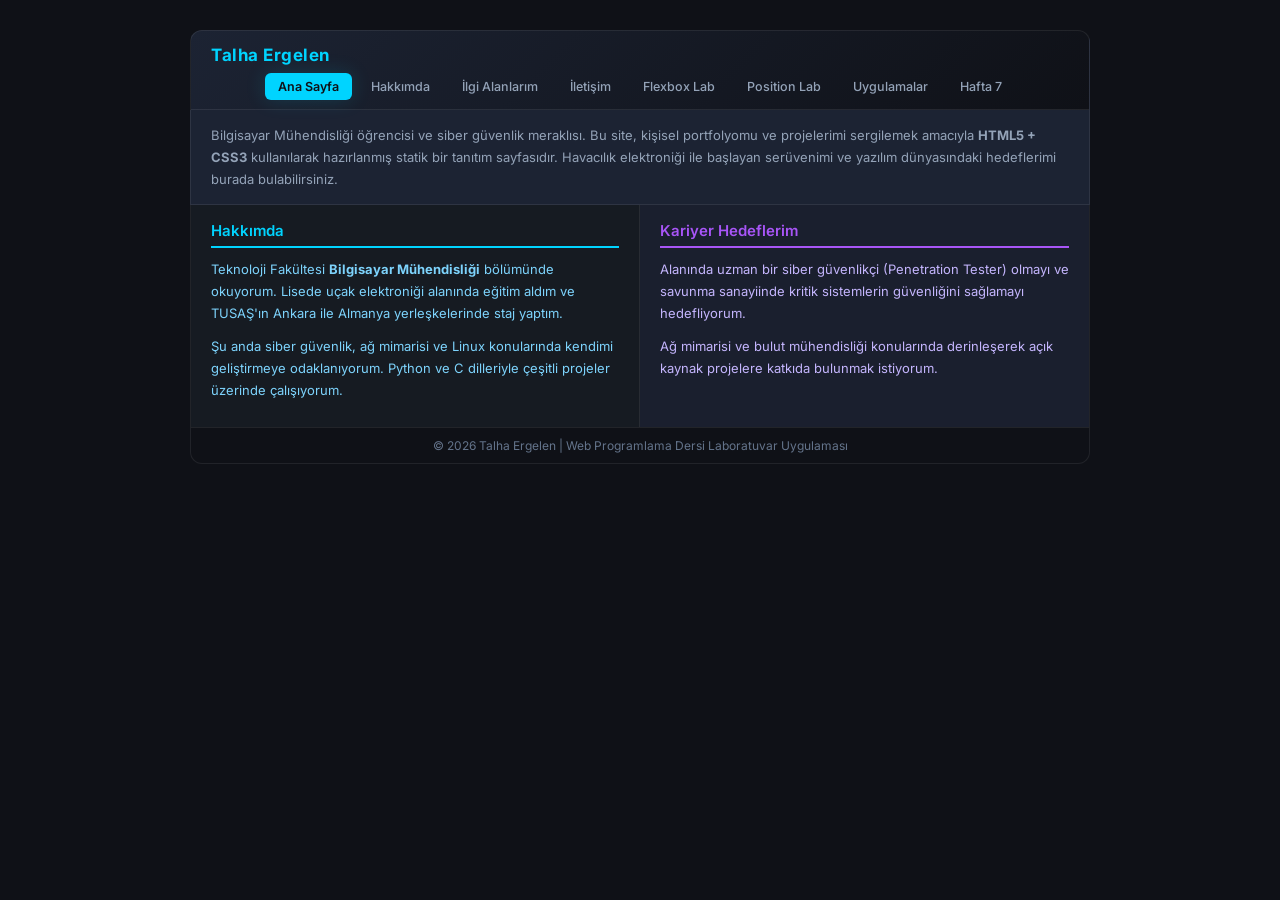
<file: index.html>
<!DOCTYPE html>
<html lang="tr">

<head>
    <meta charset="UTF-8">
    <meta name="viewport" content="width=device-width, initial-scale=1.0">
    <title>Talha Ergelen - Ana Sayfa</title>
    <link rel="preconnect" href="https://fonts.googleapis.com">
    <link rel="preconnect" href="https://fonts.gstatic.com" crossorigin>
    <link href="https://fonts.googleapis.com/css2?family=Inter:wght@300;400;500;600;700&display=swap" rel="stylesheet">
    <link rel="stylesheet" href="styles/styles.css">
</head>

<body>

    <div class="wrapper">

        <header>
            <h1>Talha Ergelen</h1>
            <nav>
                <ul>
                    <li><a href="index.html" class="active">Ana Sayfa</a></li>
                    <li><a href="about.html">Hakkımda</a></li>
                    <li><a href="interests.html">İlgi Alanlarım</a></li>
                    <li><a href="contact.html">İletişim</a></li>
                    <li><a href="flexbox.html">Flexbox Lab</a></li>
                    <li><a href="lab-position.html">Position Lab</a></li>
                    <li><a href="uygulamalar.html">Uygulamalar</a></li>
                    <li><a href="hafta7.html">Hafta 7</a></li>
                </ul>
            </nav>
        </header>

        <div class="banner">
            <p>Bilgisayar Mühendisliği öğrencisi ve siber güvenlik meraklısı. Bu site, kişisel portfolyomu ve
                projelerimi sergilemek amacıyla <strong>HTML5 + CSS3</strong> kullanılarak hazırlanmış statik bir
                tanıtım sayfasıdır. Havacılık elektroniği ile başlayan serüvenimi ve yazılım dünyasındaki hedeflerimi
                burada bulabilirsiniz.</p>
        </div>

        <div class="content">
            <main>
                <h2>Hakkımda</h2>
                <p>Teknoloji Fakültesi <strong>Bilgisayar Mühendisliği</strong> bölümünde okuyorum. Lisede uçak
                    elektroniği alanında eğitim aldım ve TUSAŞ'ın Ankara ile Almanya yerleşkelerinde staj yaptım.</p>
                <p>Şu anda siber güvenlik, ağ mimarisi ve Linux konularında kendimi geliştirmeye odaklanıyorum. Python
                    ve C dilleriyle çeşitli projeler üzerinde çalışıyorum.</p>
            </main>

            <aside>
                <h2>Kariyer Hedeflerim</h2>
                <p>Alanında uzman bir siber güvenlikçi (Penetration Tester) olmayı ve savunma sanayiinde kritik
                    sistemlerin güvenliğini sağlamayı hedefliyorum.</p>
                <p>Ağ mimarisi ve bulut mühendisliği konularında derinleşerek açık kaynak projelere katkıda bulunmak
                    istiyorum.</p>
            </aside>
        </div>

        <footer>
            <p>&copy; 2026 Talha Ergelen | Web Programlama Dersi Laboratuvar Uygulaması</p>
        </footer>

    </div>

</body>

</html>
</file>
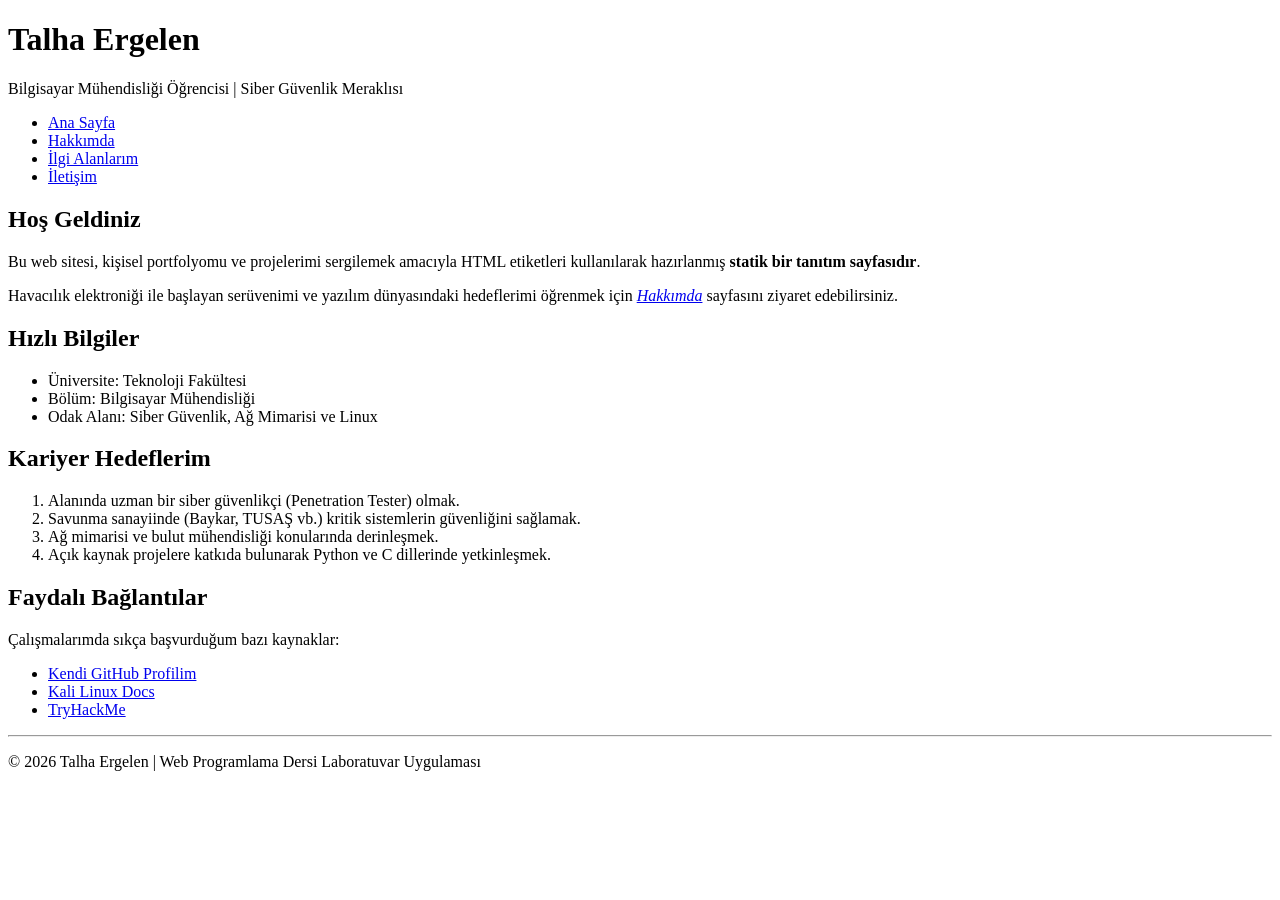
<file: styles/index.html>
<!DOCTYPE html>
<html lang="tr">
<head>
    <meta charset="UTF-8">
    <title>Ana Sayfa - Talha Ergelen</title>
</head>
<body>
    <header>
        <h1>Talha Ergelen</h1>
        <p>Bilgisayar Mühendisliği Öğrencisi | Siber Güvenlik Meraklısı</p>
    </header>

    <nav>
        <ul>
            <li><a href="index.html">Ana Sayfa</a></li>
            <li><a href="about.html">Hakkımda</a></li>
            <li><a href="interests.html">İlgi Alanlarım</a></li>
            <li><a href="contact.html">İletişim</a></li>
        </ul>
    </nav>

    <main>
        <h2>Hoş Geldiniz</h2>
        <p>Bu web sitesi, kişisel portfolyomu ve projelerimi sergilemek amacıyla HTML etiketleri kullanılarak hazırlanmış <strong>statik bir tanıtım sayfasıdır</strong>.</p>
        <p>Havacılık elektroniği ile başlayan serüvenimi ve yazılım dünyasındaki hedeflerimi öğrenmek için <a href="about.html"><em>Hakkımda</em></a> sayfasını ziyaret edebilirsiniz.</p>

        <h2>Hızlı Bilgiler</h2>
        <ul>
            <li>Üniversite: Teknoloji Fakültesi</li>
            <li>Bölüm: Bilgisayar Mühendisliği</li>
            <li>Odak Alanı: Siber Güvenlik, Ağ Mimarisi ve Linux</li>
        </ul>

        <h2 id="hedeflerim">Kariyer Hedeflerim</h2>
        <ol>
            <li>Alanında uzman bir siber güvenlikçi (Penetration Tester) olmak.</li>
            <li>Savunma sanayiinde (Baykar, TUSAŞ vb.) kritik sistemlerin güvenliğini sağlamak.</li>
            <li>Ağ mimarisi ve bulut mühendisliği konularında derinleşmek.</li>
            <li>Açık kaynak projelere katkıda bulunarak Python ve C dillerinde yetkinleşmek.</li>
        </ol>

        <h2>Faydalı Bağlantılar</h2>
        <p>Çalışmalarımda sıkça başvurduğum bazı kaynaklar:</p>
        <ul>
            <li><a href="https://github.com/talhaergelen" target="_blank">Kendi GitHub Profilim</a></li>
            <li><a href="https://www.kali.org/" target="_blank">Kali Linux Docs</a></li>
            <li><a href="https://tryhackme.com/" target="_blank">TryHackMe</a></li>
        </ul>
    </main>

    <footer>
        <hr>
        <p>&copy; 2026 Talha Ergelen | Web Programlama Dersi Laboratuvar Uygulaması</p>
    </footer>
</body>
</html>
</file>
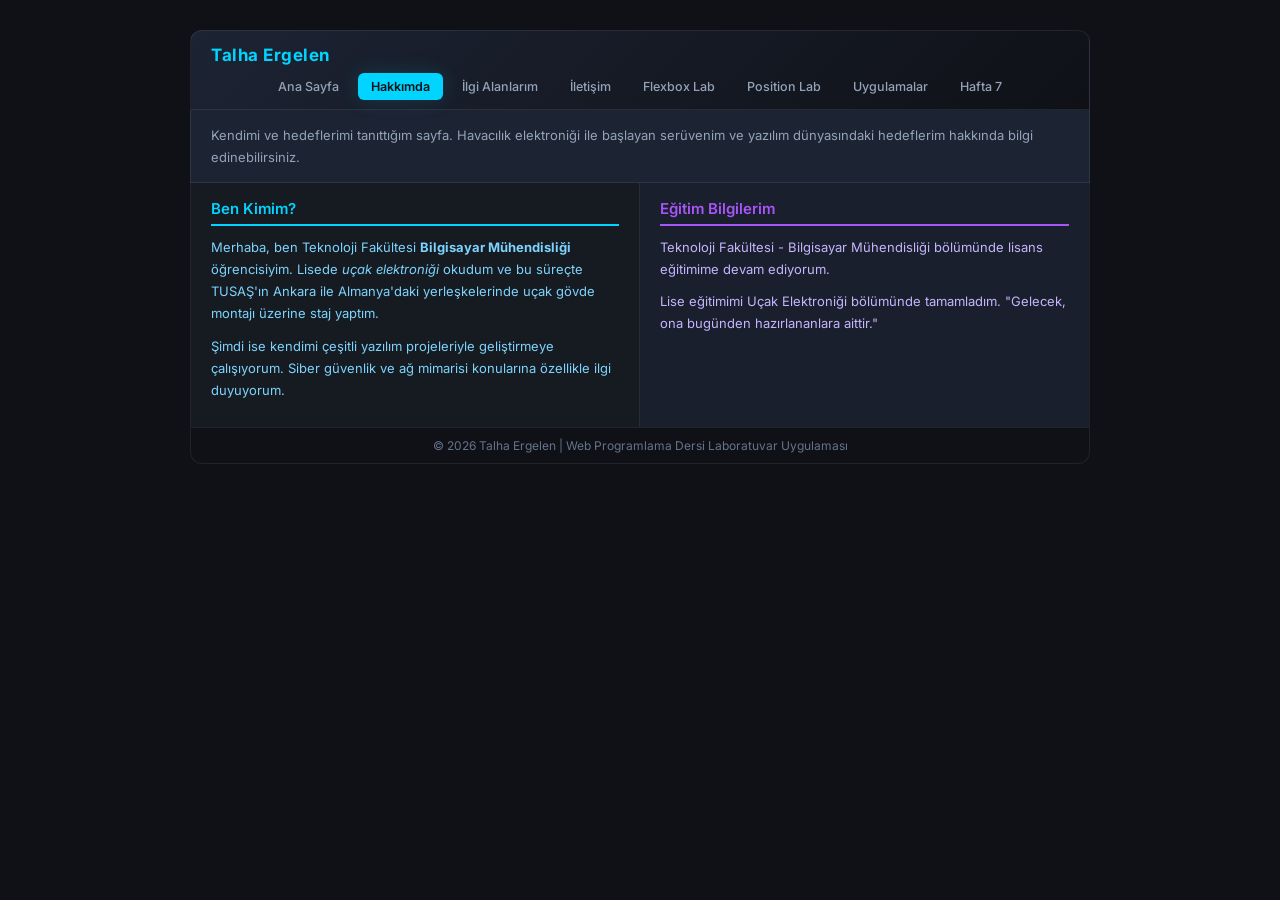
<file: about.html>
<!DOCTYPE html>
<html lang="tr">

<head>
    <meta charset="UTF-8">
    <meta name="viewport" content="width=device-width, initial-scale=1.0">
    <title>Hakkımda - Talha Ergelen</title>
    <link rel="preconnect" href="https://fonts.googleapis.com">
    <link rel="preconnect" href="https://fonts.gstatic.com" crossorigin>
    <link href="https://fonts.googleapis.com/css2?family=Inter:wght@300;400;500;600;700&display=swap" rel="stylesheet">
    <link rel="stylesheet" href="styles/styles.css">
</head>

<body>

    <div class="wrapper">

        <header>
            <h1>Talha Ergelen</h1>
            <nav>
                <ul>
                    <li><a href="index.html">Ana Sayfa</a></li>
                    <li><a href="about.html" class="active">Hakkımda</a></li>
                    <li><a href="interests.html">İlgi Alanlarım</a></li>
                    <li><a href="contact.html">İletişim</a></li>
                    <li><a href="flexbox.html">Flexbox Lab</a></li>
                    <li><a href="lab-position.html">Position Lab</a></li>
                    <li><a href="uygulamalar.html">Uygulamalar</a></li>
                    <li><a href="hafta7.html">Hafta 7</a></li>
                </ul>
            </nav>
        </header>

        <div class="banner">
            <p>Kendimi ve hedeflerimi tanıttığım sayfa. Havacılık elektroniği ile başlayan serüvenim ve yazılım
                dünyasındaki hedeflerim hakkında bilgi edinebilirsiniz.</p>
        </div>

        <div class="content">
            <main>
                <h2>Ben Kimim?</h2>
                <p>Merhaba, ben Teknoloji Fakültesi <strong>Bilgisayar Mühendisliği</strong> öğrencisiyim. Lisede
                    <em>uçak elektroniği</em> okudum ve bu süreçte TUSAŞ'ın Ankara ile Almanya'daki yerleşkelerinde uçak
                    gövde montajı üzerine staj yaptım.
                </p>
                <p>Şimdi ise kendimi çeşitli yazılım projeleriyle geliştirmeye çalışıyorum. Siber güvenlik ve ağ
                    mimarisi konularına özellikle ilgi duyuyorum.</p>
            </main>

            <aside>
                <h2>Eğitim Bilgilerim</h2>
                <p>Teknoloji Fakültesi - Bilgisayar Mühendisliği bölümünde lisans eğitimime devam ediyorum.</p>
                <p>Lise eğitimimi Uçak Elektroniği bölümünde tamamladım. "Gelecek, ona bugünden hazırlananlara aittir."
                </p>
            </aside>
        </div>

        <footer>
            <p>&copy; 2026 Talha Ergelen | Web Programlama Dersi Laboratuvar Uygulaması</p>
        </footer>

    </div>

</body>

</html>
</file>
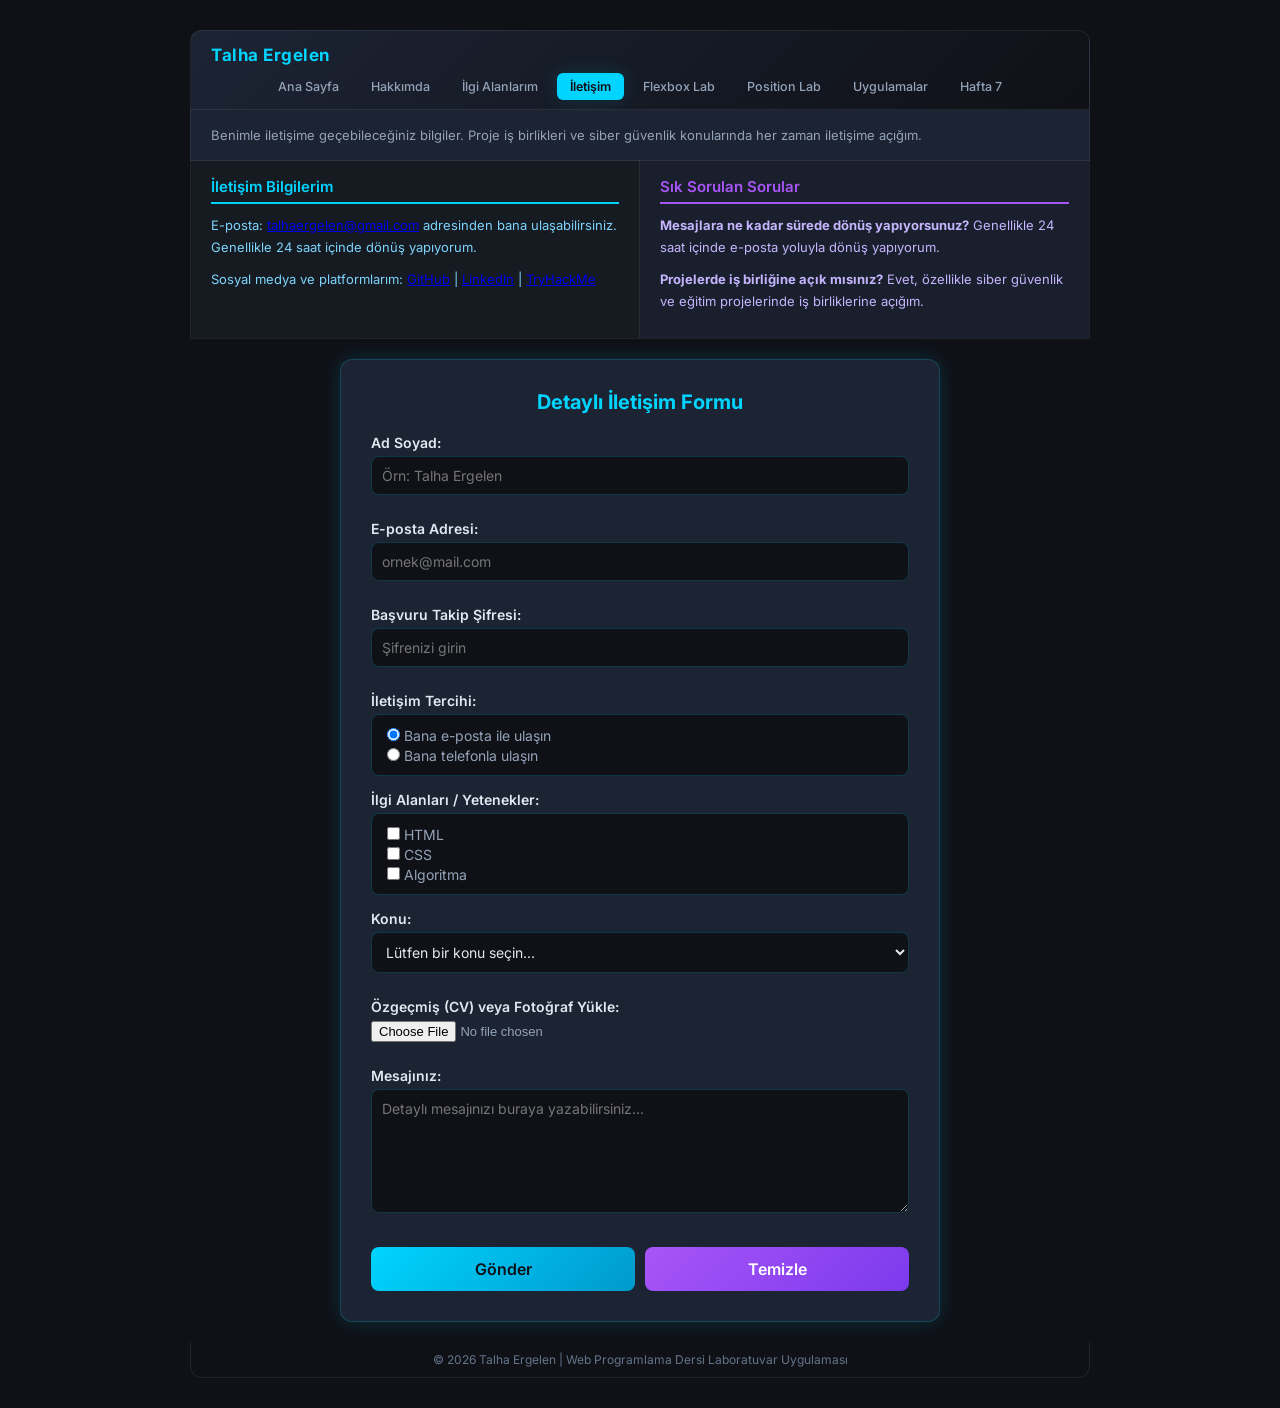
<file: contact.html>
<!DOCTYPE html>
<html lang="tr">

<head>
    <meta charset="UTF-8">
    <meta name="viewport" content="width=device-width, initial-scale=1.0">
    <title>İletişim - Talha Ergelen</title>
    <link rel="preconnect" href="https://fonts.googleapis.com">
    <link rel="preconnect" href="https://fonts.gstatic.com" crossorigin>
    <link href="https://fonts.googleapis.com/css2?family=Inter:wght@300;400;500;600;700&display=swap" rel="stylesheet">
    <link rel="stylesheet" href="styles/styles.css">
</head>

<body>

    <div class="wrapper">

        <header>
            <h1>Talha Ergelen</h1>
            <nav>
                <ul>
                    <li><a href="index.html">Ana Sayfa</a></li>
                    <li><a href="about.html">Hakkımda</a></li>
                    <li><a href="interests.html">İlgi Alanlarım</a></li>
                    <li><a href="contact.html" class="active">İletişim</a></li>
                    <li><a href="flexbox.html">Flexbox Lab</a></li>
                    <li><a href="lab-position.html">Position Lab</a></li>
                    <li><a href="uygulamalar.html">Uygulamalar</a></li>
                    <li><a href="hafta7.html">Hafta 7</a></li>
                </ul>
            </nav>
        </header>

        <div class="banner">
            <p>Benimle iletişime geçebileceğiniz bilgiler. Proje iş birlikleri ve siber güvenlik konularında her zaman
                iletişime açığım.</p>
        </div>

        <div class="content">
            <main>
                <h2>İletişim Bilgilerim</h2>
                <p>E-posta: <a href="mailto:talhaergelen@gmail.com">talhaergelen@gmail.com</a> adresinden bana
                    ulaşabilirsiniz. Genellikle 24 saat içinde dönüş yapıyorum.</p>
                <p>Sosyal medya ve platformlarım: <a href="https://github.com/talhaergelen" target="_blank">GitHub</a> |
                    <a href="https://www.linkedin.com/in/talha-ergelen-2027a4295/" target="_blank">LinkedIn</a> | <a
                        href="https://tryhackme.com/" target="_blank">TryHackMe</a>
                </p>
            </main>

            <aside>
                <h2>Sık Sorulan Sorular</h2>
                <p><strong>Mesajlara ne kadar sürede dönüş yapıyorsunuz?</strong> Genellikle 24 saat içinde e-posta
                    yoluyla dönüş yapıyorum.</p>
                <p><strong>Projelerde iş birliğine açık mısınız?</strong> Evet, özellikle siber güvenlik ve eğitim
                    projelerinde iş birliklerine açığım.</p>
            </aside>
        </div>

        <!-- ========== İLETİŞİM FORMU ========== -->
        <div class="contact-container">
            <h2>Detaylı İletişim Formu</h2>

            <form>
                <!-- Ad Soyad -->
                <label for="adSoyad">Ad Soyad:</label>
                <input type="text" id="adSoyad" name="adSoyad" placeholder="Örn: Talha Ergelen">

                <!-- E-posta -->
                <label for="eposta">E-posta Adresi:</label>
                <input type="email" id="eposta" name="eposta" placeholder="ornek@mail.com">

                <!-- Başvuru Takip Şifresi -->
                <label for="sifre">Başvuru Takip Şifresi:</label>
                <input type="password" id="sifre" name="sifre" placeholder="Şifrenizi girin">

                <!-- İletişim Tercihi (radio) -->
                <label>İletişim Tercihi:</label>
                <div class="radio-group">
                    <input type="radio" id="emailTercih" name="iletisimTercih" value="email" checked>
                    <label for="emailTercih">Bana e-posta ile ulaşın</label>
                    <br>
                    <input type="radio" id="telTercih" name="iletisimTercih" value="telefon">
                    <label for="telTercih">Bana telefonla ulaşın</label>
                </div>

                <!-- İlgi Alanları (checkbox) -->
                <label>İlgi Alanları / Yetenekler:</label>
                <div class="checkbox-group">
                    <input type="checkbox" id="htmlCheck" name="yetenekler" value="html">
                    <label for="htmlCheck">HTML</label>
                    <br>
                    <input type="checkbox" id="cssCheck" name="yetenekler" value="css">
                    <label for="cssCheck">CSS</label>
                    <br>
                    <input type="checkbox" id="algoCheck" name="yetenekler" value="algoritma">
                    <label for="algoCheck">Algoritma</label>
                </div>

                <!-- Konu (select) -->
                <label for="konu">Konu:</label>
                <select id="konu" name="konu">
                    <option value="" disabled selected>Lütfen bir konu seçin...</option>
                    <option value="isTeklifi">İş Teklifi</option>
                    <option value="soru">Soru</option>
                    <option value="geriBildirim">Geri Bildirim</option>
                </select>

                <!-- Dosya Yükleme -->
                <label for="dosya">Özgeçmiş (CV) veya Fotoğraf Yükle:</label>
                <input type="file" id="dosya" name="dosya">

                <!-- Mesaj (textarea) -->
                <label for="mesaj">Mesajınız:</label>
                <textarea id="mesaj" name="mesaj" rows="6"
                    placeholder="Detaylı mesajınızı buraya yazabilirsiniz..."></textarea>

                <!-- Butonlar -->
                <div class="button-group">
                    <button type="submit" class="btn-gonder">Gönder</button>
                    <button type="reset" class="btn-temizle">Temizle</button>
                </div>
            </form>
        </div>

        <footer>
            <p>&copy; 2026 Talha Ergelen | Web Programlama Dersi Laboratuvar Uygulaması</p>
        </footer>

    </div>

</body>

</html>
</file>
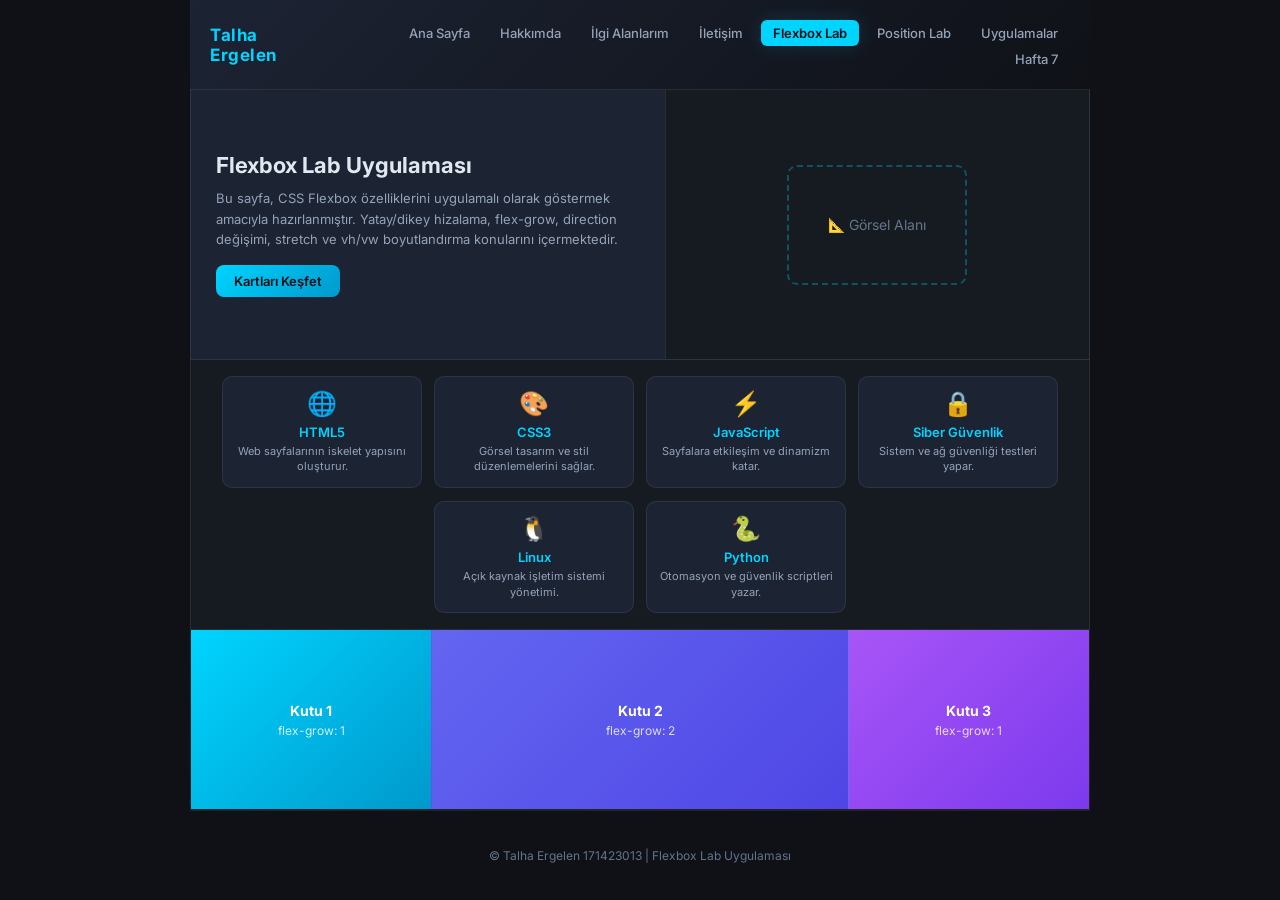
<file: flexbox.html>
<!DOCTYPE html>
<html lang="tr">

<head>
    <meta charset="UTF-8">
    <meta name="viewport" content="width=device-width, initial-scale=1.0">
    <title>Flexbox Lab - Talha Ergelen</title>
    <link rel="preconnect" href="https://fonts.googleapis.com">
    <link rel="preconnect" href="https://fonts.gstatic.com" crossorigin>
    <link href="https://fonts.googleapis.com/css2?family=Inter:wght@300;400;500;600;700&display=swap" rel="stylesheet">
    <link rel="stylesheet" href="styles/flexbox.css">
</head>

<body>

    <!-- ===== ANA WRAPPER: 100vh, flex, column ===== -->
    <div class="flex-wrapper">

        <!-- ===== 1) NAVBAR: 10vh ===== -->
        <nav class="flex-navbar">
            <div class="logo">Talha Ergelen</div>
            <ul class="nav-links">
                <li><a href="index.html">Ana Sayfa</a></li>
                <li><a href="about.html">Hakkımda</a></li>
                <li><a href="interests.html">İlgi Alanlarım</a></li>
                <li><a href="contact.html">İletişim</a></li>
                <li><a href="flexbox.html" class="active">Flexbox Lab</a></li>
                <li><a href="lab-position.html">Position Lab</a></li>
                <li><a href="uygulamalar.html">Uygulamalar</a></li>
                <li><a href="hafta7.html">Hafta 7</a></li>
            </ul>
        </nav>

        <!-- ===== 2) HERO: 30vh ===== -->
        <section class="flex-hero">
            <div class="hero-text">
                <h1>Flexbox Lab Uygulaması</h1>
                <p>Bu sayfa, CSS Flexbox özelliklerini uygulamalı olarak göstermek amacıyla hazırlanmıştır.
                    Yatay/dikey hizalama, flex-grow, direction değişimi, stretch ve vh/vw boyutlandırma
                    konularını içermektedir.</p>
                <a href="#kartlar" class="hero-btn">Kartları Keşfet</a>
            </div>
            <div class="hero-image">
                <div class="placeholder-box">
                    📐 Görsel Alanı
                </div>
            </div>
        </section>

        <!-- ===== 3) KARTLAR: 30vh ===== -->
        <section class="flex-cards" id="kartlar">
            <div class="card">
                <div class="card-icon">🌐</div>
                <h3>HTML5</h3>
                <p>Web sayfalarının iskelet yapısını oluşturur.</p>
            </div>
            <div class="card">
                <div class="card-icon">🎨</div>
                <h3>CSS3</h3>
                <p>Görsel tasarım ve stil düzenlemelerini sağlar.</p>
            </div>
            <div class="card">
                <div class="card-icon">⚡</div>
                <h3>JavaScript</h3>
                <p>Sayfalara etkileşim ve dinamizm katar.</p>
            </div>
            <div class="card">
                <div class="card-icon">🔒</div>
                <h3>Siber Güvenlik</h3>
                <p>Sistem ve ağ güvenliği testleri yapar.</p>
            </div>
            <div class="card">
                <div class="card-icon">🐧</div>
                <h3>Linux</h3>
                <p>Açık kaynak işletim sistemi yönetimi.</p>
            </div>
            <div class="card">
                <div class="card-icon">🐍</div>
                <h3>Python</h3>
                <p>Otomasyon ve güvenlik scriptleri yazar.</p>
            </div>
        </section>

        <!-- ===== 4) FLEX GROW: 20vh ===== -->
        <section class="flex-grow-section">
            <div class="grow-box grow-box-1">
                <div class="grow-content">
                    <span>Kutu 1</span>
                    <span class="grow-label">flex-grow: 1</span>
                </div>
            </div>
            <div class="grow-box grow-box-2">
                <div class="grow-content">
                    <span>Kutu 2</span>
                    <span class="grow-label">flex-grow: 2</span>
                </div>
            </div>
            <div class="grow-box grow-box-3">
                <div class="grow-content">
                    <span>Kutu 3</span>
                    <span class="grow-label">flex-grow: 1</span>
                </div>
            </div>
        </section>

        <!-- ===== 5) FOOTER: 10vh ===== -->
        <footer class="flex-footer">
            <p>&copy; Talha Ergelen 171423013 | Flexbox Lab Uygulaması</p>
        </footer>

    </div>

</body>

</html>
</file>
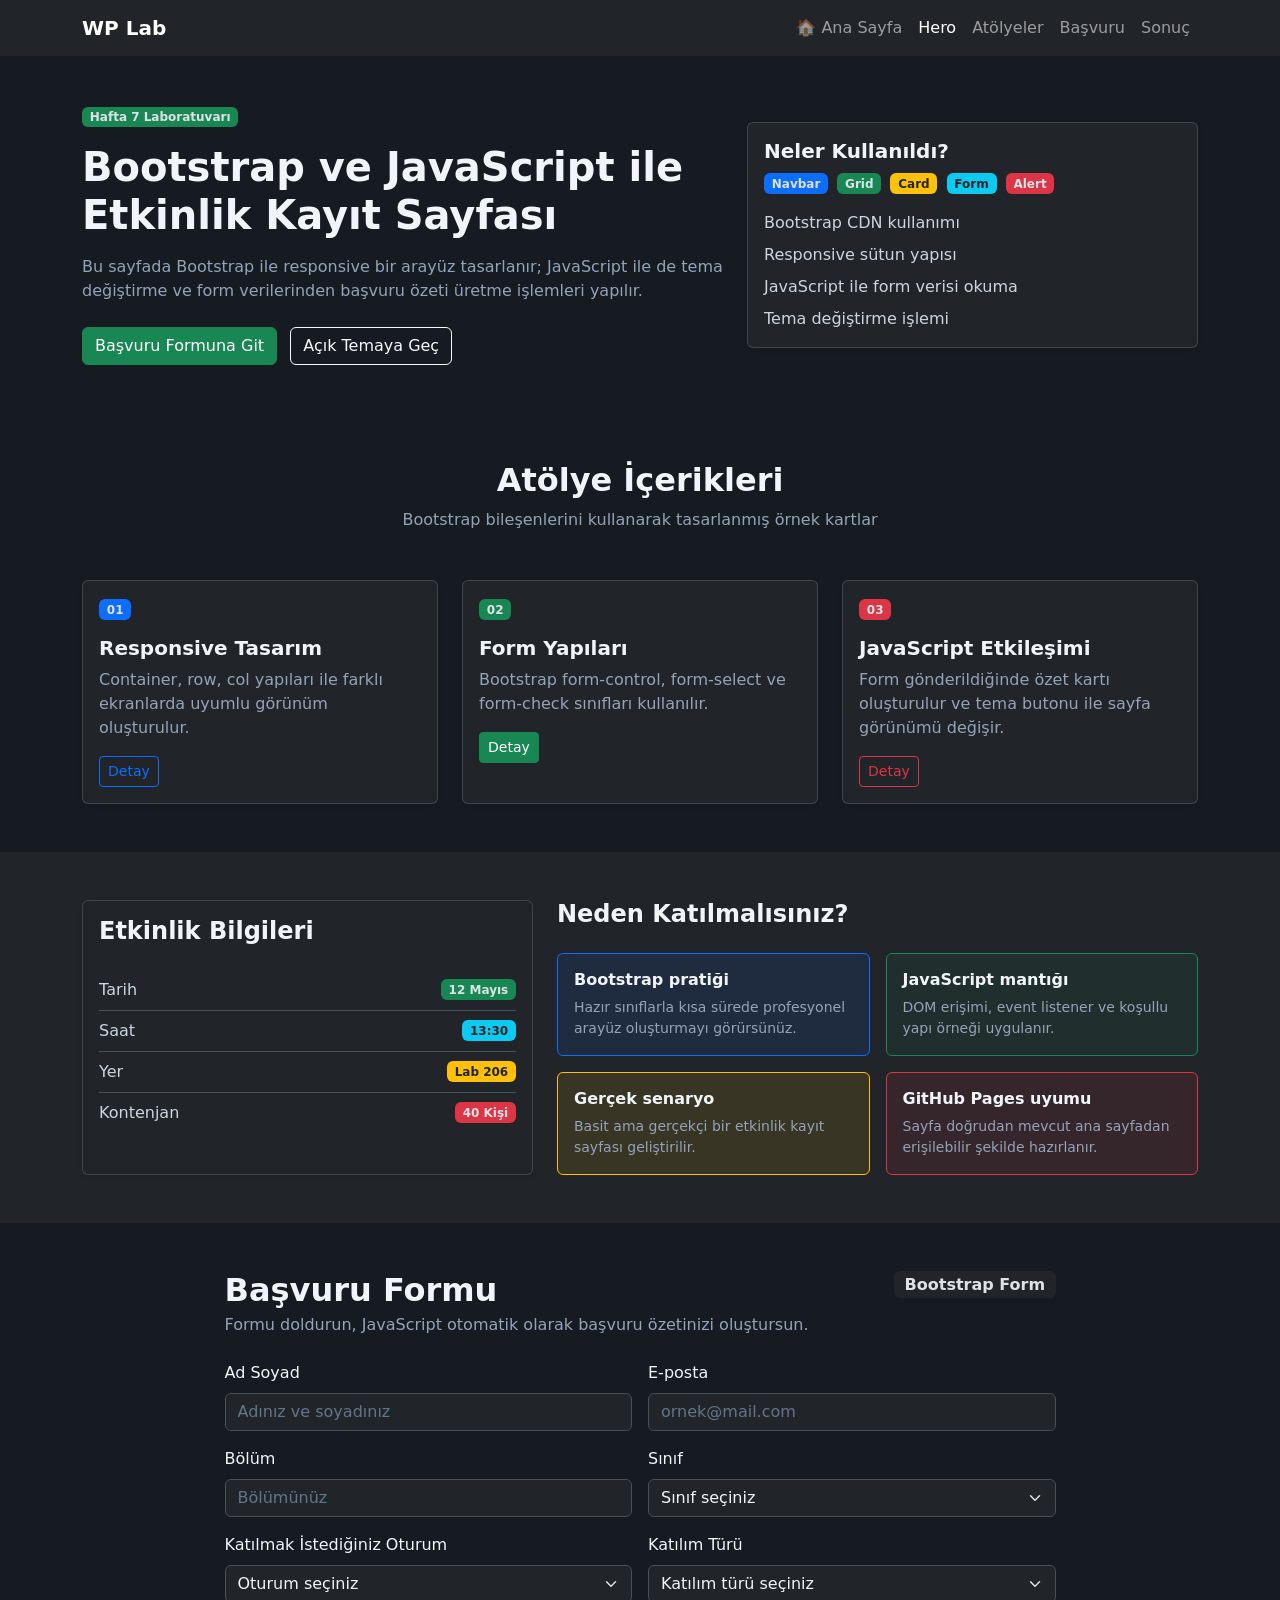
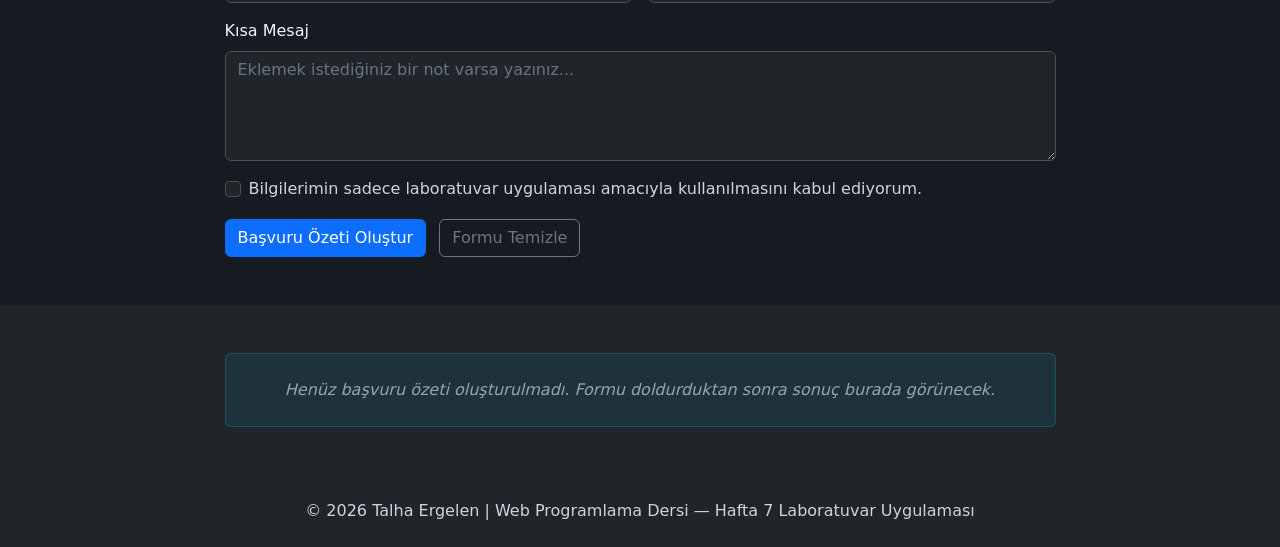
<file: hafta7.html>
<!DOCTYPE html>
<html lang="tr" data-bs-theme="dark">

<head>
    <meta charset="UTF-8">
    <meta name="viewport" content="width=device-width, initial-scale=1.0">
    <title>Hafta 7 — Bootstrap + JavaScript</title>
    <link rel="preconnect" href="https://fonts.googleapis.com">
    <link rel="preconnect" href="https://fonts.gstatic.com" crossorigin>
    <link href="https://fonts.googleapis.com/css2?family=Inter:wght@300;400;500;600;700&display=swap" rel="stylesheet">
    <!-- Bootstrap 5.3.3 CDN CSS -->
    <link href="https://cdn.jsdelivr.net/npm/bootstrap@5.3.3/dist/css/bootstrap.min.css" rel="stylesheet">
    <!-- Ek CSS (sınırlı düzeyde) -->
    <link rel="stylesheet" href="styles/hafta7.css">
</head>

<body data-bs-spy="scroll" data-bs-target="#mainNavbar" data-bs-offset="80">

    <!-- ========================================
         BÖLÜM 1: NAVBAR (Bootstrap navbar-dark)
         ======================================== -->
    <nav id="mainNavbar" class="navbar navbar-expand-lg navbar-dark bg-dark sticky-top">
        <div class="container">
            <!-- Marka / Logo -->
            <a class="navbar-brand fw-bold" href="#">WP Lab</a>

            <!-- Mobil hamburger butonu -->
            <button class="navbar-toggler" type="button" data-bs-toggle="collapse"
                data-bs-target="#navbarMenu" aria-controls="navbarMenu"
                aria-expanded="false" aria-label="Menüyü aç/kapat">
                <span class="navbar-toggler-icon"></span>
            </button>

            <!-- Navbar linkleri -->
            <div class="collapse navbar-collapse" id="navbarMenu">
                <ul class="navbar-nav ms-auto">
                    <li class="nav-item">
                        <a class="nav-link" href="index.html">🏠 Ana Sayfa</a>
                    </li>
                    <li class="nav-item">
                        <a class="nav-link" href="#hero">Hero</a>
                    </li>
                    <li class="nav-item">
                        <a class="nav-link" href="#atolyeler">Atölyeler</a>
                    </li>
                    <li class="nav-item">
                        <a class="nav-link" href="#basvuru">Başvuru</a>
                    </li>
                    <li class="nav-item">
                        <a class="nav-link" href="#sonuc">Sonuç</a>
                    </li>
                </ul>
            </div>
        </div>
    </nav>


    <!-- ========================================
         BÖLÜM 2: HERO SECTION
         ======================================== -->
    <section id="hero" class="hero-section py-5">
        <div class="container">
            <div class="row align-items-center">

                <!-- Sol taraf: Başlık, açıklama, butonlar -->
                <div class="col-lg-7 mb-4 mb-lg-0">
                    <!-- Yeşil badge -->
                    <span class="badge bg-success mb-3">Hafta 7 Laboratuvarı</span>
                    <!-- Ana başlık -->
                    <h1 class="fw-bold mb-3">Bootstrap ve JavaScript ile<br>Etkinlik Kayıt Sayfası</h1>
                    <!-- Açıklama metni -->
                    <p class="text-muted mb-4">
                        Bu sayfada Bootstrap ile responsive bir arayüz tasarlanır; JavaScript ile de tema
                        değiştirme ve form verilerinden başvuru özeti üretme işlemleri yapılır.
                    </p>
                    <!-- 2 buton -->
                    <a href="#basvuru" class="btn btn-success me-2">Başvuru Formuna Git</a>
                    <button id="temaBtn" class="btn btn-outline-light">Açık Temaya Geç</button>
                </div>

                <!-- Sağ taraf: "Neler Kullanıldı?" kartı -->
                <div class="col-lg-5">
                    <div class="card shadow-sm">
                        <div class="card-body">
                            <h5 class="card-title fw-bold">Neler Kullanıldı?</h5>

                            <!-- Renkli badge'ler -->
                            <div class="mb-3">
                                <span class="badge bg-primary me-1">Navbar</span>
                                <span class="badge bg-success me-1">Grid</span>
                                <span class="badge bg-warning text-dark me-1">Card</span>
                                <span class="badge bg-info text-dark me-1">Form</span>
                                <span class="badge bg-danger me-1">Alert</span>
                            </div>

                            <!-- Madde listesi -->
                            <ul class="list-unstyled mb-0">
                                <li class="mb-2">Bootstrap CDN kullanımı</li>
                                <li class="mb-2">Responsive sütun yapısı</li>
                                <li class="mb-2">JavaScript ile form verisi okuma</li>
                                <li>Tema değiştirme işlemi</li>
                            </ul>
                        </div>
                    </div>
                </div>

            </div>
        </div>
    </section>


    <!-- ========================================
         BÖLÜM 3: ATÖLYE İÇERİKLERİ (3 Card)
         ======================================== -->
    <section id="atolyeler" class="py-5 bg-light">
        <div class="container">
            <!-- Bölüm başlığı -->
            <h2 class="text-center fw-bold mb-2">Atölye İçerikleri</h2>
            <p class="text-center text-muted mb-5">Bootstrap bileşenlerini kullanarak tasarlanmış örnek kartlar</p>

            <!-- 3 kart - Bootstrap grid sistemi -->
            <div class="row g-4">

                <!-- Kart 1: Responsive Tasarım -->
                <div class="col-md-4">
                    <div class="card h-100 shadow-sm">
                        <div class="card-body">
                            <span class="badge bg-primary mb-3">01</span>
                            <h5 class="card-title fw-bold">Responsive Tasarım</h5>
                            <p class="card-text text-muted">
                                Container, row, col yapıları ile farklı ekranlarda uyumlu görünüm oluşturulur.
                            </p>
                            <a href="#" class="btn btn-outline-primary btn-sm">Detay</a>
                        </div>
                    </div>
                </div>

                <!-- Kart 2: Form Yapıları -->
                <div class="col-md-4">
                    <div class="card h-100 shadow-sm">
                        <div class="card-body">
                            <span class="badge bg-success mb-3">02</span>
                            <h5 class="card-title fw-bold">Form Yapıları</h5>
                            <p class="card-text text-muted">
                                Bootstrap form-control, form-select ve form-check sınıfları kullanılır.
                            </p>
                            <a href="#basvuru" class="btn btn-success btn-sm">Detay</a>
                        </div>
                    </div>
                </div>

                <!-- Kart 3: JavaScript Etkileşimi -->
                <div class="col-md-4">
                    <div class="card h-100 shadow-sm">
                        <div class="card-body">
                            <span class="badge bg-danger mb-3">03</span>
                            <h5 class="card-title fw-bold">JavaScript Etkileşimi</h5>
                            <p class="card-text text-muted">
                                Form gönderildiğinde özet kartı oluşturulur ve tema butonu ile sayfa görünümü değişir.
                            </p>
                            <a href="#sonuc" class="btn btn-outline-danger btn-sm">Detay</a>
                        </div>
                    </div>
                </div>

            </div>
        </div>
    </section>


    <!-- ========================================
         BÖLÜM 4: ETKİNLİK BİLGİLERİ + NEDEN KATILMALISINIZ
         ======================================== -->
    <section class="py-5">
        <div class="container">
            <div class="row g-4">

                <!-- Sol: Etkinlik Bilgileri kartı -->
                <div class="col-lg-5">
                    <div class="card shadow-sm h-100">
                        <div class="card-body">
                            <h4 class="fw-bold mb-4">Etkinlik Bilgileri</h4>

                            <!-- Tarih -->
                            <div class="d-flex justify-content-between align-items-center border-bottom py-2">
                                <span>Tarih</span>
                                <span class="badge bg-success">12 Mayıs</span>
                            </div>
                            <!-- Saat -->
                            <div class="d-flex justify-content-between align-items-center border-bottom py-2">
                                <span>Saat</span>
                                <span class="badge bg-info text-dark">13:30</span>
                            </div>
                            <!-- Yer -->
                            <div class="d-flex justify-content-between align-items-center border-bottom py-2">
                                <span>Yer</span>
                                <span class="badge bg-warning text-dark">Lab 206</span>
                            </div>
                            <!-- Kontenjan -->
                            <div class="d-flex justify-content-between align-items-center py-2">
                                <span>Kontenjan</span>
                                <span class="badge bg-danger">40 Kişi</span>
                            </div>
                        </div>
                    </div>
                </div>

                <!-- Sağ: Neden Katılmalısınız? -->
                <div class="col-lg-7">
                    <h4 class="fw-bold mb-4">Neden Katılmalısınız?</h4>
                    <div class="row g-3">

                        <!-- Kart 1: Bootstrap pratiği -->
                        <div class="col-sm-6">
                            <div class="card border-primary bg-primary bg-opacity-10 h-100">
                                <div class="card-body">
                                    <h6 class="fw-bold">Bootstrap pratiği</h6>
                                    <p class="card-text small mb-0">
                                        Hazır sınıflarla kısa sürede profesyonel arayüz oluşturmayı görürsünüz.
                                    </p>
                                </div>
                            </div>
                        </div>

                        <!-- Kart 2: JavaScript mantığı -->
                        <div class="col-sm-6">
                            <div class="card border-success bg-success bg-opacity-10 h-100">
                                <div class="card-body">
                                    <h6 class="fw-bold">JavaScript mantığı</h6>
                                    <p class="card-text small mb-0">
                                        DOM erişimi, event listener ve koşullu yapı örneği uygulanır.
                                    </p>
                                </div>
                            </div>
                        </div>

                        <!-- Kart 3: Gerçek senaryo -->
                        <div class="col-sm-6">
                            <div class="card border-warning bg-warning bg-opacity-10 h-100">
                                <div class="card-body">
                                    <h6 class="fw-bold">Gerçek senaryo</h6>
                                    <p class="card-text small mb-0">
                                        Basit ama gerçekçi bir etkinlik kayıt sayfası geliştirilir.
                                    </p>
                                </div>
                            </div>
                        </div>

                        <!-- Kart 4: GitHub Pages uyumu -->
                        <div class="col-sm-6">
                            <div class="card border-danger bg-danger bg-opacity-10 h-100">
                                <div class="card-body">
                                    <h6 class="fw-bold">GitHub Pages uyumu</h6>
                                    <p class="card-text small mb-0">
                                        Sayfa doğrudan mevcut ana sayfadan erişilebilir şekilde hazırlanır.
                                    </p>
                                </div>
                            </div>
                        </div>

                    </div>
                </div>

            </div>
        </div>
    </section>


    <!-- ========================================
         BÖLÜM 5: BAŞVURU FORMU
         ======================================== -->
    <section id="basvuru" class="py-5 bg-light">
        <div class="container">
            <div class="row justify-content-center">
                <div class="col-lg-9">

                    <!-- Form başlığı -->
                    <div class="d-flex justify-content-between align-items-start mb-2">
                        <div>
                            <h2 class="fw-bold mb-1">Başvuru Formu</h2>
                            <p class="text-muted">Formu doldurun, JavaScript otomatik olarak başvuru özetinizi oluştursun.</p>
                        </div>
                        <span class="badge bg-dark fs-6">Bootstrap Form</span>
                    </div>

                    <!-- Form -->
                    <form id="basvuruForm" novalidate>

                        <div class="row g-3">
                            <!-- Ad Soyad -->
                            <div class="col-md-6">
                                <label for="adSoyad" class="form-label">Ad Soyad</label>
                                <input type="text" class="form-control" id="adSoyad" placeholder="Adınız ve soyadınız">
                            </div>

                            <!-- E-posta -->
                            <div class="col-md-6">
                                <label for="eposta" class="form-label">E-posta</label>
                                <input type="text" class="form-control" id="eposta" placeholder="ornek@mail.com">
                            </div>

                            <!-- Bölüm -->
                            <div class="col-md-6">
                                <label for="bolum" class="form-label">Bölüm</label>
                                <input type="text" class="form-control" id="bolum" placeholder="Bölümünüz">
                            </div>

                            <!-- Sınıf (select) -->
                            <div class="col-md-6">
                                <label for="sinif" class="form-label">Sınıf</label>
                                <select class="form-select" id="sinif">
                                    <option value="" selected disabled>Sınıf seçiniz</option>
                                    <option value="1. Sınıf">1. Sınıf</option>
                                    <option value="2. Sınıf">2. Sınıf</option>
                                    <option value="3. Sınıf">3. Sınıf</option>
                                    <option value="4. Sınıf">4. Sınıf</option>
                                </select>
                            </div>

                            <!-- Katılmak İstediğiniz Oturum (select) -->
                            <div class="col-md-6">
                                <label for="oturum" class="form-label">Katılmak İstediğiniz Oturum</label>
                                <select class="form-select" id="oturum">
                                    <option value="" selected disabled>Oturum seçiniz</option>
                                    <option value="Bootstrap + JS Projesi">Bootstrap + JS Projesi</option>
                                    <option value="HTML/CSS Temelleri">HTML/CSS Temelleri</option>
                                    <option value="JavaScript Temelleri">JavaScript Temelleri</option>
                                </select>
                            </div>

                            <!-- Katılım Türü (select) -->
                            <div class="col-md-6">
                                <label for="katilimTuru" class="form-label">Katılım Türü</label>
                                <select class="form-select" id="katilimTuru">
                                    <option value="" selected disabled>Katılım türü seçiniz</option>
                                    <option value="Yüz yüze">Yüz yüze</option>
                                    <option value="Online">Online</option>
                                </select>
                            </div>

                            <!-- Kısa Mesaj (textarea) -->
                            <div class="col-12">
                                <label for="mesaj" class="form-label">Kısa Mesaj</label>
                                <textarea class="form-control" id="mesaj" rows="4" placeholder="Eklemek istediğiniz bir not varsa yazınız..."></textarea>
                            </div>

                            <!-- Checkbox -->
                            <div class="col-12">
                                <div class="form-check">
                                    <input class="form-check-input" type="checkbox" id="onay">
                                    <label class="form-check-label" for="onay">
                                        Bilgilerimin sadece laboratuvar uygulaması amacıyla kullanılmasını kabul ediyorum.
                                    </label>
                                </div>
                            </div>

                            <!-- Butonlar -->
                            <div class="col-12">
                                <button type="submit" class="btn btn-primary me-2">Başvuru Özeti Oluştur</button>
                                <button type="reset" class="btn btn-outline-secondary">Formu Temizle</button>
                            </div>
                        </div>

                    </form>

                </div>
            </div>
        </div>
    </section>


    <!-- ========================================
         BÖLÜM 6: SONUÇ ALANI
         ======================================== -->
    <section id="sonuc" class="py-5">
        <div class="container">
            <div class="row justify-content-center">
                <div class="col-lg-9">
                    <div id="sonucAlani" class="sonuc-kutusu text-center p-4 rounded">
                        <p class="mb-0 text-muted fst-italic">
                            Henüz başvuru özeti oluşturulmadı. Formu doldurduktan sonra sonuç burada görünecek.
                        </p>
                    </div>
                </div>
            </div>
        </div>
    </section>


    <!-- ========================================
         BÖLÜM 7: FOOTER
         ======================================== -->
    <footer class="bg-dark text-light py-4">
        <div class="container text-center">
            <p class="mb-0">&copy; 2026 Talha Ergelen | Web Programlama Dersi — Hafta 7 Laboratuvar Uygulaması</p>
        </div>
    </footer>


    <!-- Bootstrap 5.3.3 JS Bundle (Popper dahil) -->
    <script src="https://cdn.jsdelivr.net/npm/bootstrap@5.3.3/dist/js/bootstrap.bundle.min.js"></script>
    <!-- Hafta 7 JavaScript dosyası -->
    <script src="scripts/hafta7.js"></script>

</body>

</html>
</file>
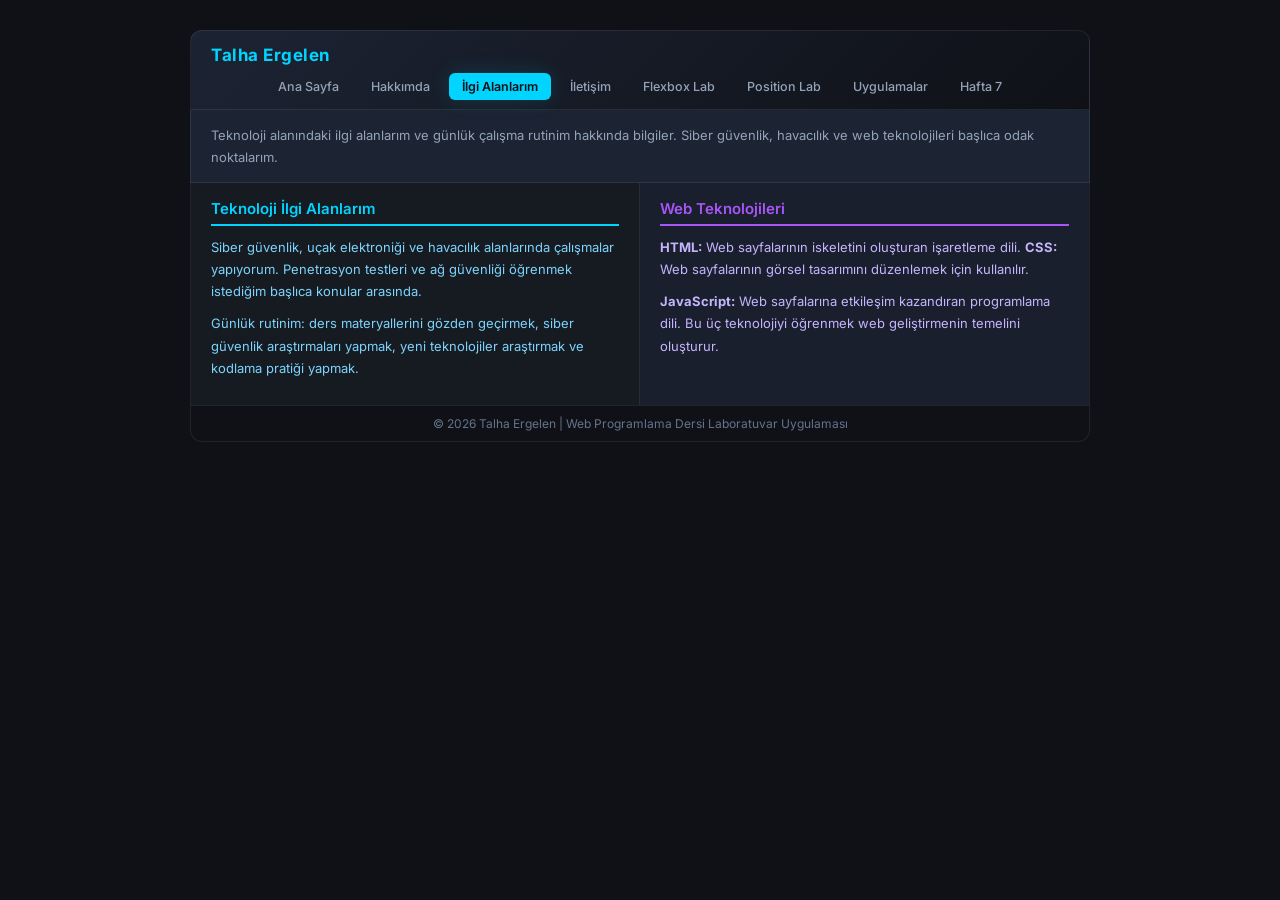
<file: interests.html>
<!DOCTYPE html>
<html lang="tr">

<head>
    <meta charset="UTF-8">
    <meta name="viewport" content="width=device-width, initial-scale=1.0">
    <title>İlgi Alanlarım - Talha Ergelen</title>
    <link rel="preconnect" href="https://fonts.googleapis.com">
    <link rel="preconnect" href="https://fonts.gstatic.com" crossorigin>
    <link href="https://fonts.googleapis.com/css2?family=Inter:wght@300;400;500;600;700&display=swap" rel="stylesheet">
    <link rel="stylesheet" href="styles/styles.css">
</head>

<body>

    <div class="wrapper">

        <header>
            <h1>Talha Ergelen</h1>
            <nav>
                <ul>
                    <li><a href="index.html">Ana Sayfa</a></li>
                    <li><a href="about.html">Hakkımda</a></li>
                    <li><a href="interests.html" class="active">İlgi Alanlarım</a></li>
                    <li><a href="contact.html">İletişim</a></li>
                    <li><a href="flexbox.html">Flexbox Lab</a></li>
                    <li><a href="lab-position.html">Position Lab</a></li>
                    <li><a href="uygulamalar.html">Uygulamalar</a></li>
                    <li><a href="hafta7.html">Hafta 7</a></li>
                </ul>
            </nav>
        </header>

        <div class="banner">
            <p>Teknoloji alanındaki ilgi alanlarım ve günlük çalışma rutinim hakkında bilgiler. Siber güvenlik,
                havacılık ve web teknolojileri başlıca odak noktalarım.</p>
        </div>

        <div class="content">
            <main>
                <h2>Teknoloji İlgi Alanlarım</h2>
                <p>Siber güvenlik, uçak elektroniği ve havacılık alanlarında çalışmalar yapıyorum. Penetrasyon testleri
                    ve ağ güvenliği öğrenmek istediğim başlıca konular arasında.</p>
                <p>Günlük rutinim: ders materyallerini gözden geçirmek, siber güvenlik araştırmaları yapmak, yeni
                    teknolojiler araştırmak ve kodlama pratiği yapmak.</p>
            </main>

            <aside>
                <h2>Web Teknolojileri</h2>
                <p><strong>HTML:</strong> Web sayfalarının iskeletini oluşturan işaretleme dili. <strong>CSS:</strong>
                    Web sayfalarının görsel tasarımını düzenlemek için kullanılır.</p>
                <p><strong>JavaScript:</strong> Web sayfalarına etkileşim kazandıran programlama dili. Bu üç teknolojiyi
                    öğrenmek web geliştirmenin temelini oluşturur.</p>
            </aside>
        </div>

        <footer>
            <p>&copy; 2026 Talha Ergelen | Web Programlama Dersi Laboratuvar Uygulaması</p>
        </footer>

    </div>

</body>

</html>
</file>
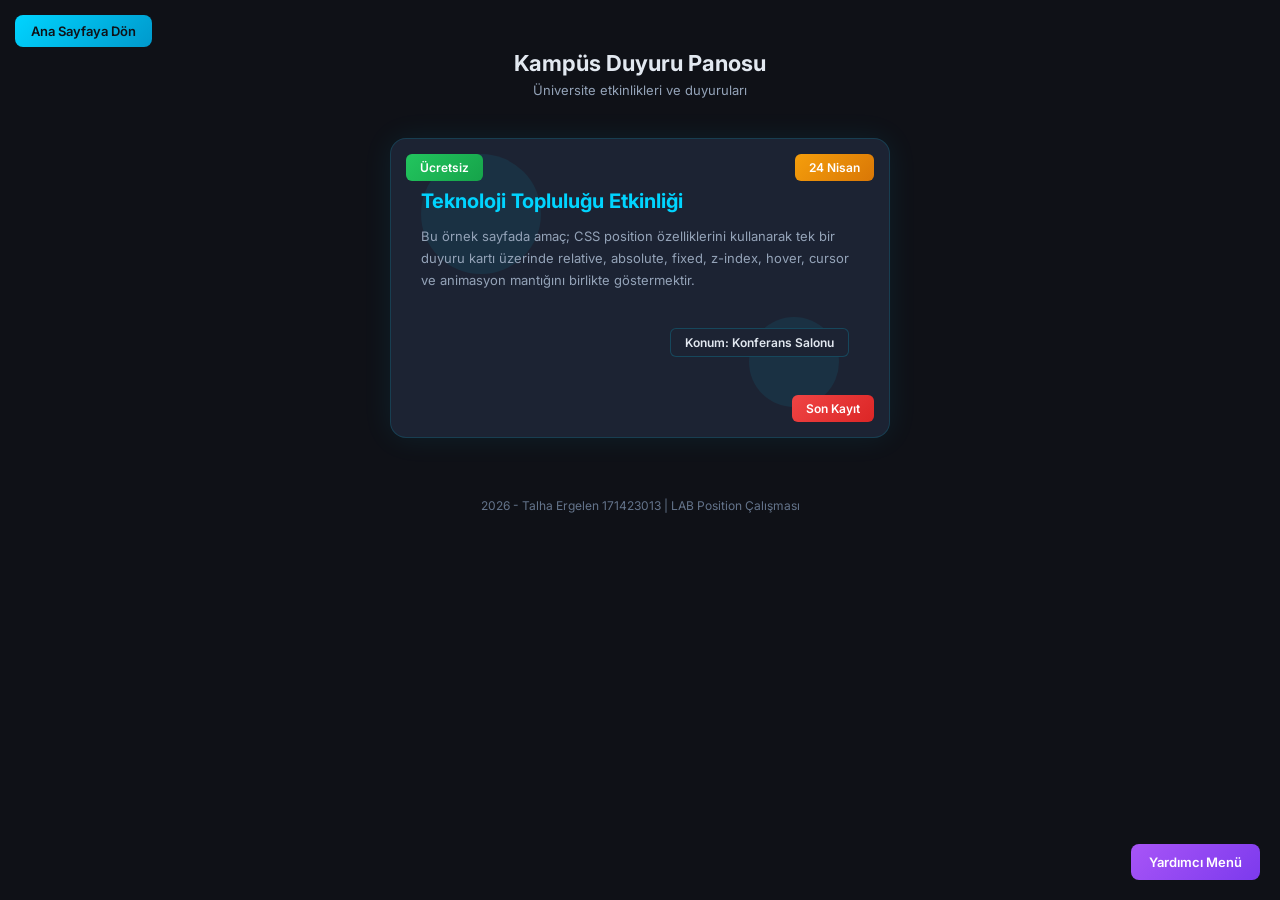
<file: lab-position.html>
<!DOCTYPE html>
<html lang="tr">

<head>
    <meta charset="UTF-8">
    <meta name="viewport" content="width=device-width, initial-scale=1.0">
    <title>CSS Position Lab - Talha Ergelen</title>
    <link rel="preconnect" href="https://fonts.googleapis.com">
    <link rel="preconnect" href="https://fonts.gstatic.com" crossorigin>
    <link href="https://fonts.googleapis.com/css2?family=Inter:wght@300;400;500;600;700&display=swap" rel="stylesheet">
    <link rel="stylesheet" href="styles/lab-position.css">
</head>

<body>

    <!-- ===== SABİT: Ana Sayfaya Dön butonu (position: fixed) ===== -->
    <a href="index.html" class="fixed-home-btn">Ana Sayfaya Dön</a>

    <!-- ===== SABİT: Yardımcı Menü (position: fixed) ===== -->
    <div class="fixed-helper">Yardımcı Menü</div>

    <!-- ===== KISA BAŞLIK ALANI ===== -->
    <div class="page-header">
        <h1>Kampüs Duyuru Panosu</h1>
        <p>Üniversite etkinlikleri ve duyuruları</p>
    </div>

    <!-- ===== ANA DUYURU KARTI (position: relative kapsayıcı) ===== -->
    <div class="card-container">

        <div class="announcement-card">

            <!-- Dekoratif daireler (üst üste biner → z-index) -->
            <div class="circle circle-1"></div>
            <div class="circle circle-2"></div>

            <!-- Kart içeriği -->
            <h2 class="card-title">Teknoloji Topluluğu Etkinliği</h2>
            <p class="card-desc">Bu örnek sayfada amaç; CSS position özelliklerini
                kullanarak tek bir duyuru kartı üzerinde relative, absolute,
                fixed, z-index, hover, cursor ve animasyon mantığını
                birlikte göstermektir.</p>

            <!-- ===== ABSOLUTE ÖĞE 1: Ücretsiz rozeti (sol üst) ===== -->
            <span class="badge badge-free">Ücretsiz</span>

            <!-- ===== ABSOLUTE ÖĞE 2: Tarih etiketi (sağ üst) ===== -->
            <span class="badge badge-date">24 Nisan</span>

            <!-- ===== ABSOLUTE ÖĞE 3: Konum bilgisi (orta sağ) ===== -->
            <span class="badge badge-location">Konum: Konferans Salonu</span>

            <!-- ===== ABSOLUTE ÖĞE 4: Son Kayıt (sağ alt) ===== -->
            <span class="badge badge-deadline">Son Kayıt</span>

        </div>

    </div>

    <!-- ===== BASİT FOOTER ===== -->
    <footer class="page-footer">
        <p>2026 - Talha Ergelen 171423013 | LAB Position Çalışması</p>
    </footer>

</body>

</html>
</file>
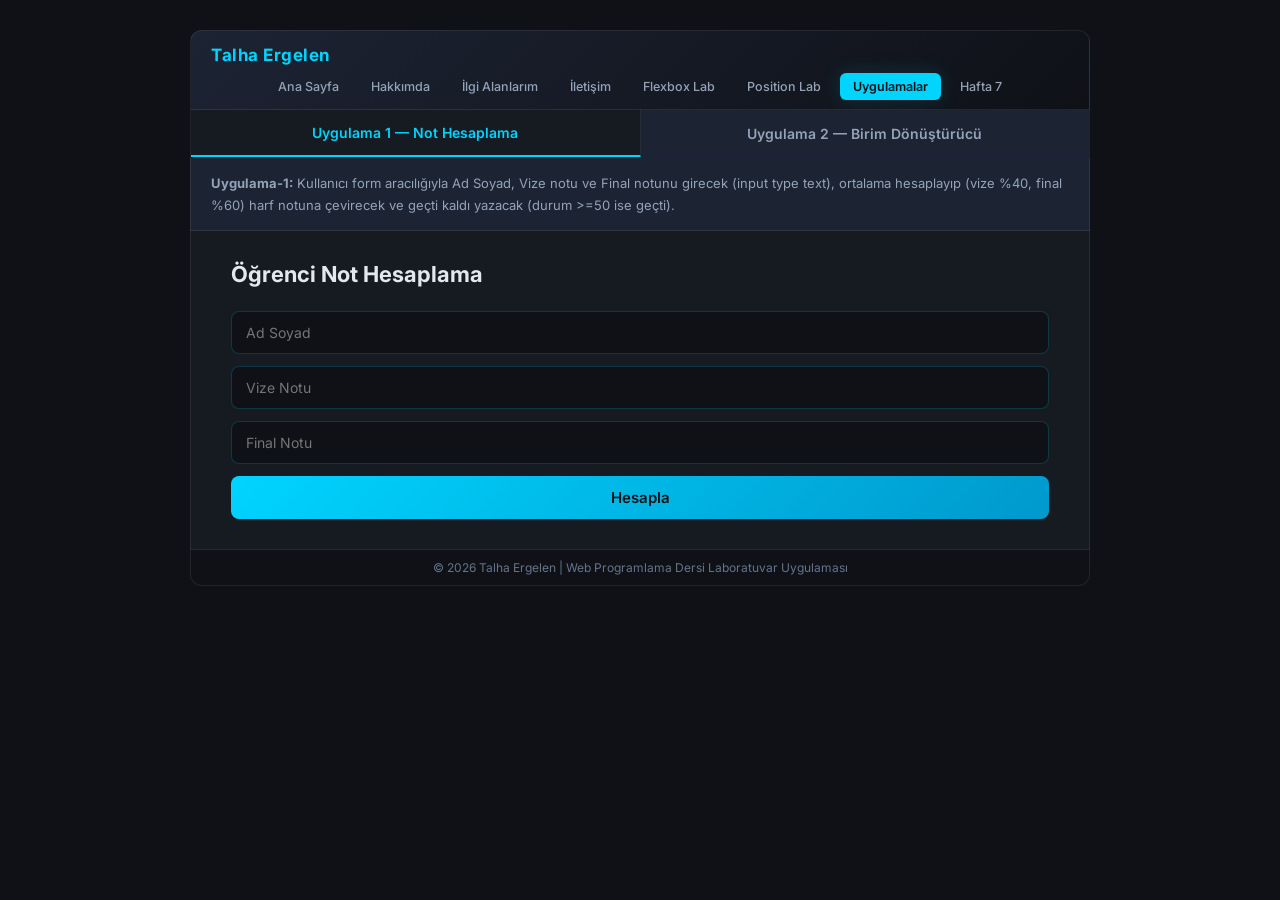
<file: uygulamalar.html>
<!DOCTYPE html>
<html lang="tr">

<head>
    <meta charset="UTF-8">
    <meta name="viewport" content="width=device-width, initial-scale=1.0">
    <title>Uygulamalar - Talha Ergelen</title>
    <link rel="preconnect" href="https://fonts.googleapis.com">
    <link rel="preconnect" href="https://fonts.gstatic.com" crossorigin>
    <link href="https://fonts.googleapis.com/css2?family=Inter:wght@300;400;500;600;700&display=swap" rel="stylesheet">
    <link rel="stylesheet" href="styles/styles.css">
    <link rel="stylesheet" href="styles/uygulamalar.css">
</head>

<body>

    <div class="wrapper">

        <header>
            <h1>Talha Ergelen</h1>
            <nav>
                <ul>
                    <li><a href="index.html">Ana Sayfa</a></li>
                    <li><a href="about.html">Hakkımda</a></li>
                    <li><a href="interests.html">İlgi Alanlarım</a></li>
                    <li><a href="contact.html">İletişim</a></li>
                    <li><a href="flexbox.html">Flexbox Lab</a></li>
                    <li><a href="lab-position.html">Position Lab</a></li>
                    <li><a href="uygulamalar.html" class="active">Uygulamalar</a></li>
                    <li><a href="hafta7.html">Hafta 7</a></li>
                </ul>
            </nav>
        </header>

        <!-- ========================
             TAB MENÜSÜ
             ======================== -->
        <div class="tab-menu">
            <button class="tab-btn active" id="tab1Btn" onclick="tabDegistir('uygulama1')">Uygulama 1 — Not Hesaplama</button>
            <button class="tab-btn" id="tab2Btn" onclick="tabDegistir('uygulama2')">Uygulama 2 — Birim Dönüştürücü</button>
        </div>

        <!-- ========================
             UYGULAMA-1: ÖĞRENCİ NOT HESAPLAMA
             ======================== -->
        <div class="tab-icerik active" id="uygulama1">

            <div class="banner">
                <p><strong>Uygulama-1:</strong> Kullanıcı form aracılığıyla Ad Soyad, Vize notu ve Final notunu girecek
                    (input type text), ortalama hesaplayıp (vize %40, final %60) harf notuna çevirecek ve geçti kaldı
                    yazacak (durum &gt;=50 ise geçti).</p>
            </div>

            <div class="app-container">
                <h2>Öğrenci Not Hesaplama</h2>

                <form id="notForm" onsubmit="return false;">
                    <input type="text" id="adSoyad" placeholder="Ad Soyad" required>
                    <input type="text" id="vizeNotu" placeholder="Vize Notu" required>
                    <input type="text" id="finalNotu" placeholder="Final Notu" required>
                    <button type="button" onclick="notHesapla()">Hesapla</button>
                </form>

                <div id="notSonuc" class="sonuc-alani" style="display: none;">
                    <p class="sonuc-isim" id="sonucIsim"></p>
                    <p id="sonucOrtalama"></p>
                    <p id="sonucHarfNotu"></p>
                    <p id="sonucDurum"></p>
                </div>
            </div>

        </div>

        <!-- ========================
             UYGULAMA-2: BİRİM DÖNÜŞTÜRÜCÜ
             ======================== -->
        <div class="tab-icerik" id="uygulama2">

            <div class="banner">
                <p><strong>Uygulama-2:</strong> Birim Dönüştürücü: Farklı mühendislik birimlerini (Sıcaklık:
                    Celsius-Fahrenheit-Kelvin, Uzunluk: Metre-Kilometre-Mil, Ağırlık: Kilogram-Gram) birbirine
                    dönüştüren uygulama.</p>
            </div>

            <div class="app-container converter-area">
                <div class="converter-card">
                    <h2>Birim Dönüştürücü</h2>

                    <label for="deger">Değer Giriniz:</label>
                    <input type="text" id="deger" placeholder="50">

                    <label for="donusumTipi">Dönüşüm Tipi:</label>
                    <select id="donusumTipi">
                        <option value="celsius-fahrenheit">Celsius -&gt; Fahrenheit</option>
                        <option value="fahrenheit-celsius">Fahrenheit -&gt; Celsius</option>
                        <option value="celsius-kelvin">Celsius -&gt; Kelvin</option>
                        <option value="metre-kilometre">Metre -&gt; Kilometre</option>
                        <option value="kilometre-metre">Kilometre -&gt; Metre</option>
                        <option value="kilometre-mil">Kilometre -&gt; Mil</option>
                        <option value="mil-kilometre">Mil -&gt; Kilometre</option>
                        <option value="kilogram-gram">Kilogram -&gt; Gram</option>
                        <option value="gram-kilogram">Gram -&gt; Kilogram</option>
                    </select>

                    <button type="button" onclick="birimHesapla()">Hesapla</button>

                    <div class="sonuc-kutusu" id="birimSonuc">
                        Sonuç: —
                    </div>
                </div>
            </div>

        </div>

        <footer>
            <p>&copy; 2026 Talha Ergelen | Web Programlama Dersi Laboratuvar Uygulaması</p>
        </footer>

    </div>

    <script src="scripts/uygulamalar.js"></script>

</body>

</html>
</file>
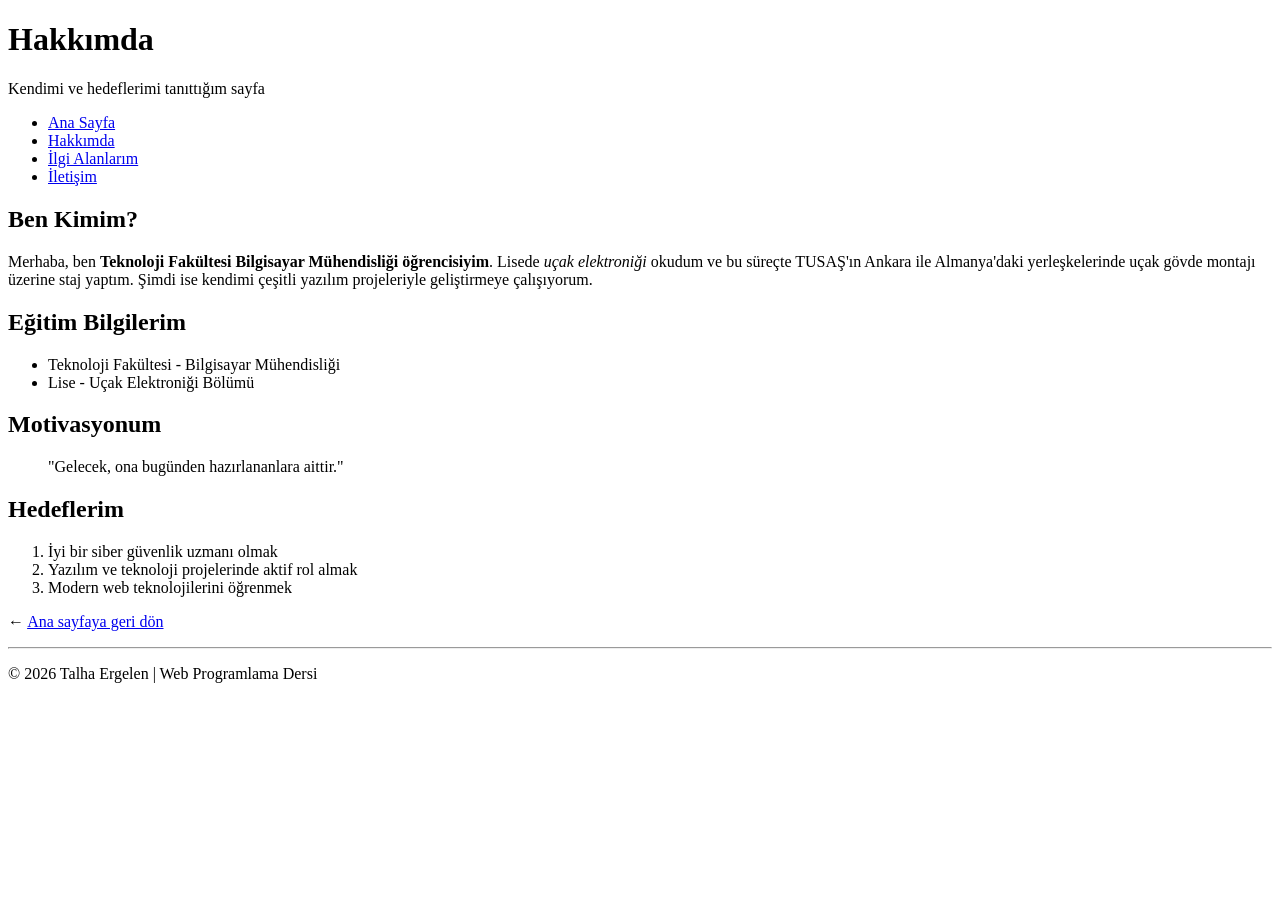
<file: styles/about.html>
<!DOCTYPE html>
<html lang="tr">
<head>
    <meta charset="UTF-8">
    <title>Hakkımda</title>
</head>
<body>
    <header>
        <h1>Hakkımda</h1>
        <p>Kendimi ve hedeflerimi tanıttığım sayfa</p>
    </header>

    <nav>
        <ul>
            <li><a href="index.html">Ana Sayfa</a></li>
            <li><a href="about.html">Hakkımda</a></li>
            <li><a href="interests.html">İlgi Alanlarım</a></li>
            <li><a href="contact.html">İletişim</a></li>
        </ul>
    </nav>

    <main>
        <h2>Ben Kimim?</h2>
        <p>Merhaba, ben <strong>Teknoloji Fakültesi Bilgisayar Mühendisliği öğrencisiyim</strong>. Lisede <em>uçak elektroniği</em> okudum ve bu süreçte TUSAŞ'ın Ankara ile Almanya'daki yerleşkelerinde uçak gövde montajı üzerine staj yaptım. Şimdi ise kendimi çeşitli yazılım projeleriyle geliştirmeye çalışıyorum.</p>

        <h2>Eğitim Bilgilerim</h2>
        <ul>
            <li>Teknoloji Fakültesi - Bilgisayar Mühendisliği</li>
            <li>Lise - Uçak Elektroniği Bölümü</li>
        </ul>

        <h2>Motivasyonum</h2>
        <blockquote>
            "Gelecek, ona bugünden hazırlananlara aittir."
        </blockquote>

        <h2>Hedeflerim</h2>
        <ol>
            <li>İyi bir siber güvenlik uzmanı olmak</li>
            <li>Yazılım ve teknoloji projelerinde aktif rol almak</li>
            <li>Modern web teknolojilerini öğrenmek</li>
        </ol>

        <p>&larr; <a href="index.html">Ana sayfaya geri dön</a></p>
    </main>

    <footer>
        <hr>
        <p>&copy; 2026 Talha Ergelen | Web Programlama Dersi</p>
    </footer>
</body>
</html>
</file>
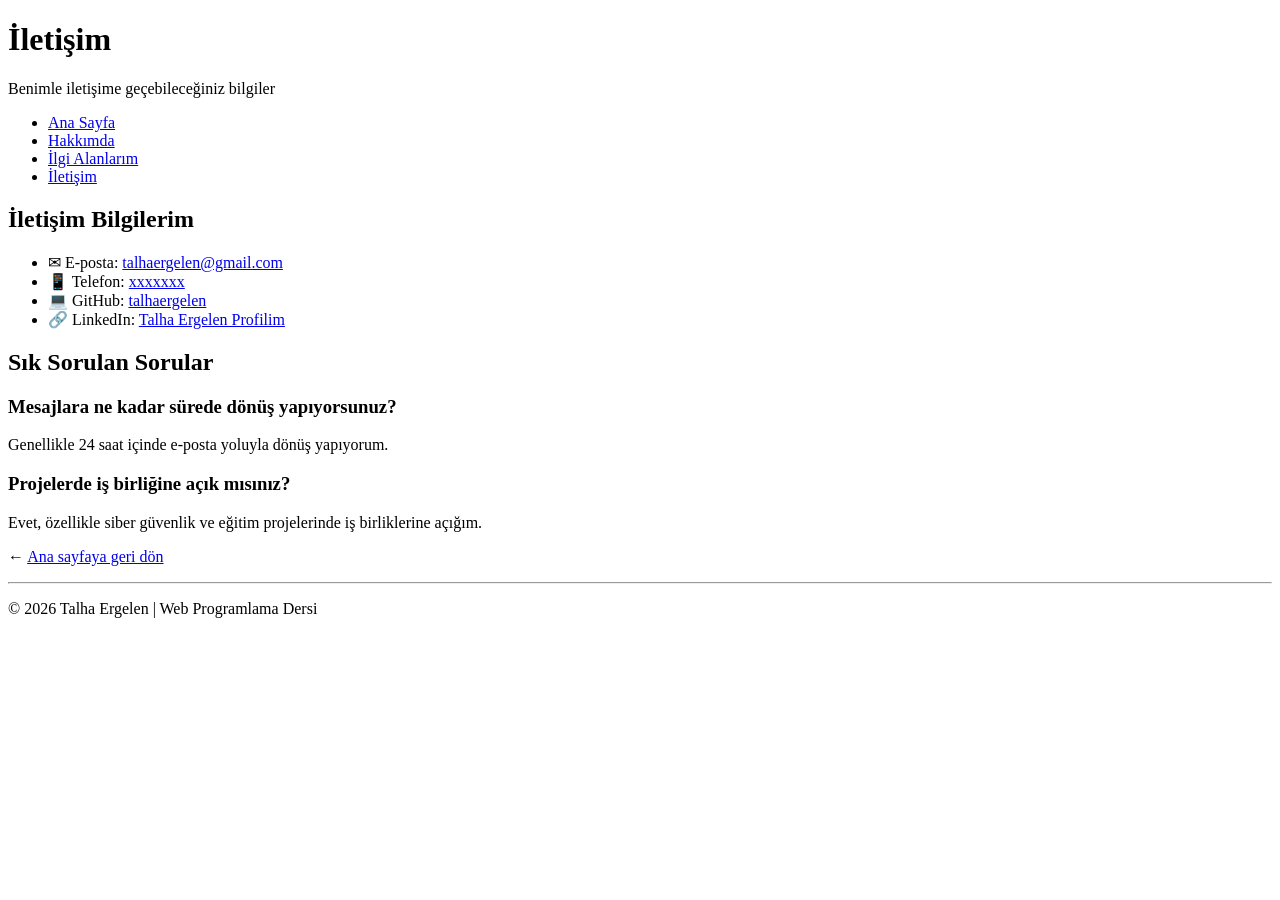
<file: styles/contact.html>
<!DOCTYPE html>
<html lang="tr">
<head>
    <meta charset="UTF-8">
    <title>İletişim</title>
</head>
<body>
    <header>
        <h1>İletişim</h1>
        <p>Benimle iletişime geçebileceğiniz bilgiler</p>
    </header>

    <nav>
        <ul>
            <li><a href="index.html">Ana Sayfa</a></li>
            <li><a href="about.html">Hakkımda</a></li>
            <li><a href="interests.html">İlgi Alanlarım</a></li>
            <li><a href="contact.html">İletişim</a></li>
        </ul>
    </nav>

    <main>
        <h2>İletişim Bilgilerim</h2>
        <ul>
            <li>&#9993; E-posta: <a href="mailto:talhaergelen@gmail.com">talhaergelen@gmail.com</a></li>
            <li>&#128241; Telefon: <a href="tel:xxxxxxx">xxxxxxx</a></li>
            <li>&#128187; GitHub: <a href="https://github.com/talhaergelen" target="_blank">talhaergelen</a></li>
            <li>&#128279; LinkedIn: <a href="https://www.linkedin.com/in/talha-ergelen-2027a4295/" target="_blank">Talha Ergelen Profilim</a></li>
        </ul>

        <h2>Sık Sorulan Sorular</h2>
        
        <h3>Mesajlara ne kadar sürede dönüş yapıyorsunuz?</h3>
        <p>Genellikle 24 saat içinde e-posta yoluyla dönüş yapıyorum.</p>

        <h3>Projelerde iş birliğine açık mısınız?</h3>
        <p>Evet, özellikle siber güvenlik ve eğitim projelerinde iş birliklerine açığım.</p>

        <p>&larr; <a href="index.html">Ana sayfaya geri dön</a></p>
    </main>

    <footer>
        <hr>
        <p>&copy; 2026 Talha Ergelen | Web Programlama Dersi</p>
    </footer>
</body>
</html>
</file>
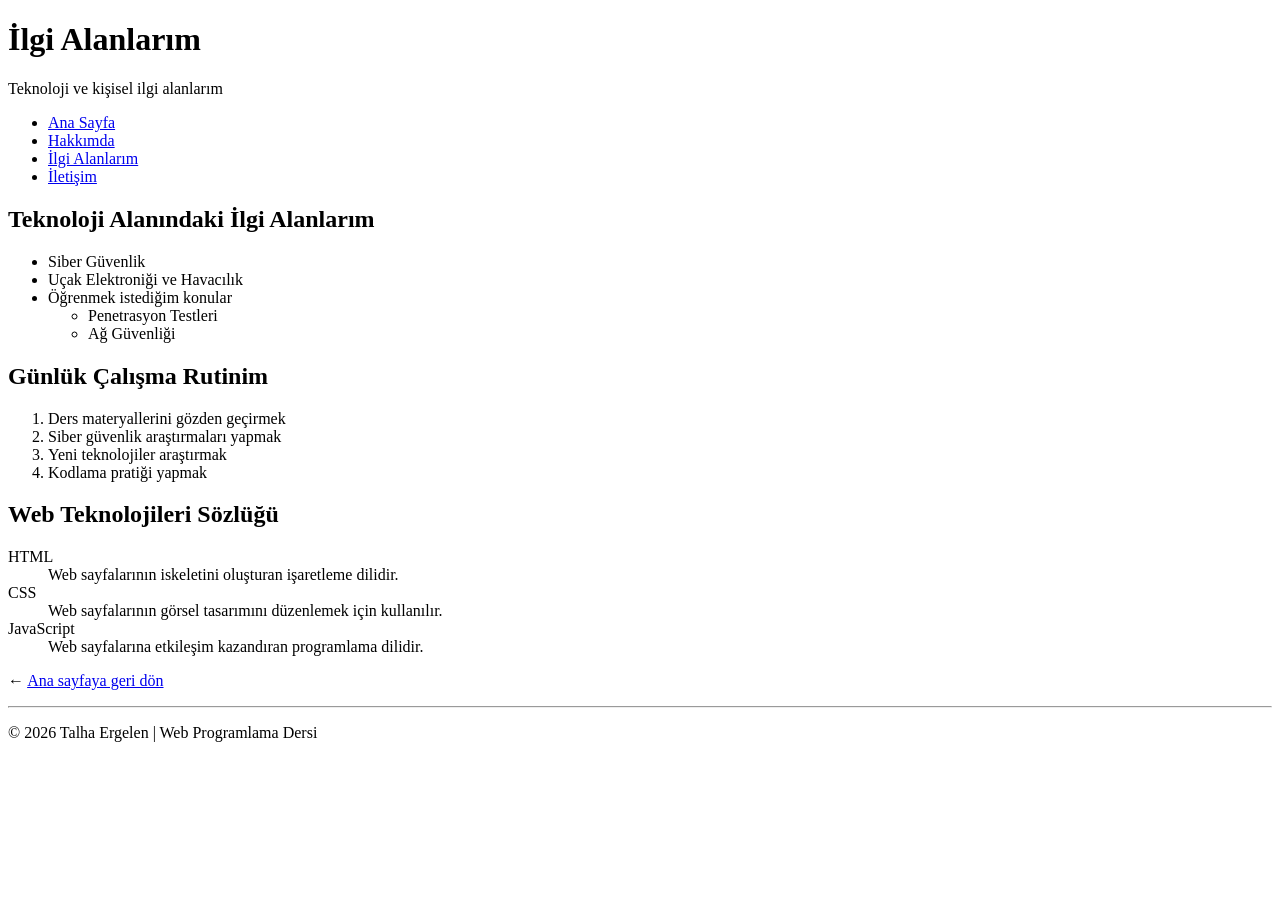
<file: styles/interests.html>
<!DOCTYPE html>
<html lang="tr">
<head>
    <meta charset="UTF-8">
    <title>İlgi Alanlarım</title>
</head>
<body>
    <header>
        <h1>İlgi Alanlarım</h1>
        <p>Teknoloji ve kişisel ilgi alanlarım</p>
    </header>

    <nav>
        <ul>
            <li><a href="index.html">Ana Sayfa</a></li>
            <li><a href="about.html">Hakkımda</a></li>
            <li><a href="interests.html">İlgi Alanlarım</a></li>
            <li><a href="contact.html">İletişim</a></li>
        </ul>
    </nav>

    <main>
        <h2>Teknoloji Alanındaki İlgi Alanlarım</h2>
        <ul>
            <li>Siber Güvenlik</li>
            <li>Uçak Elektroniği ve Havacılık</li>
            <li>Öğrenmek istediğim konular
                <ul>
                    <li>Penetrasyon Testleri</li>
                    <li>Ağ Güvenliği</li>
                </ul>
            </li>
        </ul>

        <h2>Günlük Çalışma Rutinim</h2>
        <ol>
            <li>Ders materyallerini gözden geçirmek</li>
            <li>Siber güvenlik araştırmaları yapmak</li>
            <li>Yeni teknolojiler araştırmak</li>
            <li>Kodlama pratiği yapmak</li>
        </ol>

        <h2>Web Teknolojileri Sözlüğü</h2>
        <dl>
            <dt>HTML</dt>
            <dd>Web sayfalarının iskeletini oluşturan işaretleme dilidir.</dd>
            <dt>CSS</dt>
            <dd>Web sayfalarının görsel tasarımını düzenlemek için kullanılır.</dd>
            <dt>JavaScript</dt>
            <dd>Web sayfalarına etkileşim kazandıran programlama dilidir.</dd>
        </dl>

        <p>&larr; <a href="index.html">Ana sayfaya geri dön</a></p>
    </main>

    <footer>
        <hr>
        <p>&copy; 2026 Talha Ergelen | Web Programlama Dersi</p>
    </footer>
</body>
</html>
</file>
<file: styles/styles.css>
/* ========================
   GOOGLE FONTS
   ======================== */
@import url('https://fonts.googleapis.com/css2?family=Inter:wght@300;400;500;600;700&display=swap');

/* ========================
   CSS DEĞİŞKENLERİ — Midnight Cyber Teması
   ======================== */
:root {
    --bg-primary: #0f1117;
    --bg-secondary: #161b22;
    --bg-card: #1c2333;
    --bg-card-alt: #1a1f2e;
    --accent-cyan: #00d4ff;
    --accent-purple: #a855f7;
    --accent-green: #22c55e;
    --accent-orange: #f59e0b;
    --accent-red: #ef4444;
    --text-primary: #e2e8f0;
    --text-secondary: #94a3b8;
    --text-muted: #64748b;
    --border-color: rgba(255, 255, 255, 0.08);
    --border-accent: rgba(0, 212, 255, 0.2);
    --glow-cyan: 0 0 20px rgba(0, 212, 255, 0.15);
    --glow-purple: 0 0 20px rgba(168, 85, 247, 0.15);
}

/* ========================
   GENEL SIFIRLAMA
   ======================== */
* {
    margin: 0;
    padding: 0;
    box-sizing: border-box;
}

body {
    font-family: 'Inter', Arial, sans-serif;
    background-color: var(--bg-primary);
    display: flex;
    justify-content: center;
    padding: 30px;
}

/* Tüm sayfayı sarmalayan kutu */
.wrapper {
    width: 900px;
}

/* ========================
   HEADER + NAV MENÜ
   ======================== */
header {
    background: linear-gradient(135deg, var(--bg-card) 0%, var(--bg-primary) 100%);
    border: 1px solid var(--border-color);
    padding: 14px 20px;
    display: flex;
    flex-wrap: wrap;
    justify-content: space-between;
    align-items: center;
    border-radius: 12px 12px 0 0;
}

/* hiyerarşik seçici: header h1 */
header h1 {
    font-size: 17px;
    color: var(--accent-cyan);
    font-weight: 700;
    letter-spacing: 0.5px;
}

/* nav tam genişliğe yayılsın, alt satıra geçsin */
header nav {
    width: 100%;
    margin-top: 10px;
}

/* hiyerarşik seçici: nav ul */
nav ul {
    list-style: none;
    display: flex;
    flex-wrap: wrap;
    gap: 6px;
    justify-content: center;
}

/* hiyerarşik seçici: nav ul li */
nav ul li {
    display: inline-block;
}

/* hiyerarşik seçici: nav ul li a */
nav ul li a {
    text-decoration: none;
    color: var(--text-secondary);
    padding: 6px 13px;
    font-size: 12.5px;
    border-radius: 6px;
    transition: background-color 0.3s, color 0.3s, box-shadow 0.3s;
    font-weight: 500;
}

/* linklere hover efekti */
nav ul li a:hover {
    background-color: rgba(0, 212, 255, 0.15);
    color: var(--accent-cyan);
    box-shadow: var(--glow-cyan);
}

/* aktif sayfa butonu */
nav ul li a.active {
    background-color: var(--accent-cyan);
    color: var(--bg-primary);
    font-weight: 600;
    box-shadow: var(--glow-cyan);
}

/* ========================
   BANNER (açıklama alanı)
   ======================== */
.banner {
    background-color: var(--bg-card);
    border: 1px solid var(--border-color);
    border-top: none;
    padding: 14px 20px;
}

/* hiyerarşik seçici: .banner p */
.banner p {
    font-size: 13px;
    color: var(--text-secondary);
    line-height: 1.7;
}

/* ========================
   İÇERİK ALANI (iki sütun)
   ======================== */
.content {
    display: flex;
    border: 1px solid var(--border-color);
    border-top: none;
}

main {
    width: 50%;
    padding: 16px 20px;
    border-right: 1px solid var(--border-color);
    background-color: var(--bg-secondary);
}

aside {
    width: 50%;
    padding: 16px 20px;
    background-color: var(--bg-card-alt);
}

/* ========================
   GRUP SEÇİCİ: her iki kutunun h2 başlıkları
   ======================== */
main h2,
aside h2 {
    font-size: 15px;
    color: var(--accent-cyan);
    border-bottom: 2px solid var(--accent-cyan);
    padding-bottom: 6px;
    margin-bottom: 10px;
    font-weight: 600;
}

aside h2 {
    color: var(--accent-purple);
    border-bottom-color: var(--accent-purple);
}

/* ========================
   GRUP SEÇİCİ: her iki kutunun paragrafları
   ======================== */
main p,
aside p {
    font-size: 13px;
    line-height: 1.7;
    text-align: left;
    margin-bottom: 10px;
}

/* hiyerarşik seçici: sol kutudaki paragraflar */
.content main p {
    color: #7dd3fc;
}

/* hiyerarşik seçici: sağ kutudaki paragraflar */
.content aside p {
    color: #c4b5fd;
}

/* ========================
   FOOTER
   ======================== */
footer {
    background-color: var(--bg-primary);
    border: 1px solid var(--border-color);
    border-top: none;
    padding: 10px 20px;
    text-align: center;
    border-radius: 0 0 12px 12px;
}

footer p {
    font-size: 12px;
    color: var(--text-muted);
}

/* ========================
   İLETİŞİM FORMU
   ======================== */

/* .contact-container: genişlik + ortalama + kenarlık + köşe yuvarlaması */
.contact-container {
    width: 600px;
    margin: 20px auto;
    padding: 30px;
    background-color: var(--bg-card);
    border: 1px solid var(--border-accent);
    border-radius: 12px;
    box-shadow: var(--glow-cyan);
}

.contact-container h2 {
    text-align: center;
    font-size: 20px;
    color: var(--accent-cyan);
    margin-bottom: 20px;
    font-weight: 700;
}

/* form içindeki label'lar */
.contact-container label {
    display: block;
    font-size: 14px;
    font-weight: 600;
    color: var(--text-primary);
    margin-bottom: 5px;
    margin-top: 15px;
}

/* ÇOKLU SEÇİCİ: tüm form elemanlarını tek seferde stillendir */
.contact-container input[type="text"],
.contact-container input[type="email"],
.contact-container input[type="password"],
.contact-container select,
.contact-container textarea {
    width: 100%;
    padding: 10px;
    margin-bottom: 10px;
    border: 1px solid rgba(0, 212, 255, 0.2);
    border-radius: 8px;
    font-size: 14px;
    font-family: 'Inter', Arial, sans-serif;
    background-color: var(--bg-primary);
    color: var(--text-primary);
    transition: border-color 0.3s, box-shadow 0.3s;
}

.contact-container input[type="text"]:focus,
.contact-container input[type="email"]:focus,
.contact-container input[type="password"]:focus,
.contact-container select:focus,
.contact-container textarea:focus {
    outline: none;
    border-color: var(--accent-cyan);
    box-shadow: 0 0 0 3px rgba(0, 212, 255, 0.1);
}

/* radio ve checkbox grupları */
.radio-group,
.checkbox-group {
    background-color: var(--bg-primary);
    border: 1px solid rgba(0, 212, 255, 0.2);
    border-radius: 8px;
    padding: 10px 15px;
    margin-bottom: 10px;
}

.radio-group label,
.checkbox-group label {
    font-weight: normal;
    margin-top: 0;
    margin-bottom: 0;
    display: inline;
    color: var(--text-secondary);
}

/* dosya yükleme */
.contact-container input[type="file"] {
    margin-bottom: 10px;
    font-size: 13px;
    color: var(--text-secondary);
}

/* buton grubu */
.button-group {
    display: flex;
    gap: 10px;
    margin-top: 20px;
}

/* Gönder butonu */
.btn-gonder {
    flex: 1;
    padding: 12px;
    background: linear-gradient(135deg, var(--accent-cyan), #0099cc);
    color: var(--bg-primary);
    border: none;
    border-radius: 8px;
    font-size: 16px;
    font-weight: 600;
    cursor: pointer;
    transition: transform 0.2s, box-shadow 0.3s;
    font-family: 'Inter', Arial, sans-serif;
}

.btn-gonder:hover {
    transform: translateY(-2px);
    box-shadow: 0 4px 15px rgba(0, 212, 255, 0.3);
}

/* Temizle butonu */
.btn-temizle {
    flex: 1;
    padding: 12px;
    background: linear-gradient(135deg, var(--accent-purple), #7c3aed);
    color: #fff;
    border: none;
    border-radius: 8px;
    font-size: 16px;
    font-weight: 600;
    cursor: pointer;
    transition: transform 0.2s, box-shadow 0.3s;
    font-family: 'Inter', Arial, sans-serif;
}

.btn-temizle:hover {
    transform: translateY(-2px);
    box-shadow: 0 4px 15px rgba(168, 85, 247, 0.3);
}
</file>
<file: styles/flexbox.css>
@import url('https://fonts.googleapis.com/css2?family=Inter:wght@300;400;500;600;700&display=swap');
* { margin: 0; padding: 0; box-sizing: border-box; }
body { font-family: 'Inter', Arial, sans-serif; background-color: #0f1117; }
.flex-wrapper { min-height: 100vh; display: flex; flex-direction: column; max-width: 900px; width: 100%; margin: 0 auto; }
.flex-navbar { height: 10vh; background: linear-gradient(135deg, #1c2333, #0f1117); display: flex; justify-content: space-between; align-items: center; padding: 0 20px; border-bottom: 1px solid rgba(255,255,255,0.08); }
.flex-navbar .logo { font-size: 17px; font-weight: 700; color: #00d4ff; letter-spacing: 0.5px; }
.flex-navbar .nav-links { display: flex; list-style: none; gap: 6px; flex-wrap: wrap; justify-content: flex-end; }
.flex-navbar .nav-links a { text-decoration: none; color: #94a3b8; padding: 5px 12px; font-size: 13px; border-radius: 6px; transition: background-color 0.3s, color 0.3s, box-shadow 0.3s; font-weight: 500; }
.flex-navbar .nav-links a:hover { background-color: rgba(0,212,255,0.15); color: #00d4ff; box-shadow: 0 0 20px rgba(0,212,255,0.15); }
.flex-navbar .nav-links a.active { background-color: #00d4ff; color: #0f1117; font-weight: 600; box-shadow: 0 0 20px rgba(0,212,255,0.15); }
.flex-hero { height: 30vh; display: flex; flex-direction: row; justify-content: space-between; align-items: stretch; background-color: #1c2333; border: 1px solid rgba(255,255,255,0.08); border-top: none; }
.hero-text { flex: 1; display: flex; flex-direction: column; justify-content: center; padding: 20px 25px; }
.hero-text h1 { font-size: 22px; color: #e2e8f0; margin-bottom: 10px; font-weight: 700; }
.hero-text p { font-size: 13px; color: #94a3b8; line-height: 1.6; margin-bottom: 15px; }
.hero-text .hero-btn { display: inline-block; width: fit-content; padding: 8px 18px; background: linear-gradient(135deg, #00d4ff, #0099cc); color: #0f1117; border: none; border-radius: 8px; font-size: 13px; font-weight: 600; text-decoration: none; transition: transform 0.2s, box-shadow 0.3s; }
.hero-text .hero-btn:hover { transform: translateY(-2px); box-shadow: 0 4px 15px rgba(0,212,255,0.3); }
.hero-image { flex: 1; background-color: #161b22; display: flex; justify-content: center; align-items: center; border-left: 1px solid rgba(255,255,255,0.08); }
.hero-image .placeholder-box { width: 180px; height: 120px; border: 2px dashed rgba(0,212,255,0.3); border-radius: 10px; display: flex; justify-content: center; align-items: center; font-size: 14px; color: #64748b; }
.flex-cards { min-height: 30vh; display: flex; flex-wrap: wrap; justify-content: center; align-items: center; gap: 12px; padding: 15px 20px; background-color: #161b22; border: 1px solid rgba(255,255,255,0.08); border-top: none; }
.card { flex: 1 1 calc(33.333% - 24px); min-width: 140px; max-width: 200px; background-color: #1c2333; border: 1px solid rgba(255,255,255,0.08); border-radius: 10px; padding: 12px; text-align: center; transition: border-color 0.3s, box-shadow 0.3s; }
.card:hover { border-color: rgba(0,212,255,0.3); box-shadow: 0 0 20px rgba(0,212,255,0.1); }
.card .card-icon { font-size: 24px; margin-bottom: 6px; }
.card h3 { font-size: 13px; color: #00d4ff; margin-bottom: 4px; font-weight: 600; }
.card p { font-size: 11px; color: #94a3b8; line-height: 1.4; }
.flex-grow-section { height: 20vh; display: flex; flex-direction: row; align-items: stretch; border: 1px solid rgba(255,255,255,0.08); border-top: none; }
.grow-box { display: flex; justify-content: center; align-items: center; font-size: 14px; font-weight: bold; color: #fff; }
.grow-box-1 { flex-grow: 1; background: linear-gradient(135deg, #00d4ff, #0099cc); }
.grow-box-2 { flex-grow: 2; background: linear-gradient(135deg, #6366f1, #4f46e5); border-left: 1px solid rgba(255,255,255,0.08); border-right: 1px solid rgba(255,255,255,0.08); }
.grow-box-3 { flex-grow: 1; background: linear-gradient(135deg, #a855f7, #7c3aed); }
.grow-box .grow-label { font-size: 12px; opacity: 0.8; margin-top: 4px; font-weight: normal; }
.grow-box .grow-content { display: flex; flex-direction: column; align-items: center; }
.flex-footer { height: 10vh; background-color: #0f1117; display: flex; justify-content: center; align-items: center; border-top: 1px solid rgba(255,255,255,0.08); }
.flex-footer p { font-size: 12px; color: #64748b; }
</file>
<file: styles/lab-position.css>
@import url('https://fonts.googleapis.com/css2?family=Inter:wght@300;400;500;600;700&display=swap');
/* ========================
   GENEL SIFIRLAMA
   ======================== */
* { margin: 0; padding: 0; box-sizing: border-box; }
body { font-family: 'Inter', Arial, sans-serif; background-color: #0f1117; min-height: 100vh; }

/* ========================
   POSITION: FIXED — Ana Sayfaya Dön butonu
   Scroll yapılsa bile sol üstte sabit kalır
   ======================== */
.fixed-home-btn {
    position: fixed;
    top: 15px;
    left: 15px;
    background: linear-gradient(135deg, #00d4ff, #0099cc);
    color: #0f1117;
    padding: 8px 16px;
    border-radius: 8px;
    text-decoration: none;
    font-size: 13px;
    font-weight: 600;
    z-index: 100;
    cursor: pointer;
    transition: transform 0.2s, box-shadow 0.3s;
}
.fixed-home-btn:hover {
    transform: translateY(-2px);
    box-shadow: 0 4px 15px rgba(0, 212, 255, 0.3);
}

/* ========================
   POSITION: FIXED — Yardımcı Menü
   Sağ altta sabit durur
   ======================== */
.fixed-helper {
    position: fixed;
    bottom: 20px;
    right: 20px;
    background: linear-gradient(135deg, #a855f7, #7c3aed);
    color: #fff;
    padding: 10px 18px;
    border-radius: 8px;
    font-size: 13px;
    font-weight: 600;
    z-index: 100;
    cursor: pointer;
    transition: transform 0.2s, box-shadow 0.3s;
}
.fixed-helper:hover {
    transform: translateY(-2px);
    box-shadow: 0 4px 15px rgba(168, 85, 247, 0.3);
}
/* :active efekti — tıklanınca küçülme */
.fixed-helper:active { transform: scale(0.95); }

/* ========================
   KISA BAŞLIK ALANI
   ======================== */
.page-header { text-align: center; padding: 50px 20px 10px 20px; }
.page-header h1 { font-size: 22px; color: #e2e8f0; margin-bottom: 6px; font-weight: 700; }
.page-header p { font-size: 13px; color: #94a3b8; }

/* ========================
   KART KAPSAYICISI
   ======================== */
.card-container { display: flex; justify-content: center; padding: 30px 20px; }

/* ========================
   ANA DUYURU KARTI
   position: relative — içindeki absolute öğelerin referans noktası
   ======================== */
.announcement-card {
    position: relative;
    width: 500px;
    min-height: 300px;
    background-color: #1c2333;
    border: 1px solid rgba(0, 212, 255, 0.15);
    border-radius: 16px;
    padding: 50px 30px 60px 30px;
    overflow: hidden;
    box-shadow: 0 0 30px rgba(0, 212, 255, 0.08);
}

/* ========================
   DEKORATİF DAİRELER
   position: absolute — üst üste biner, z-index ile sıralama
   ======================== */
.circle {
    position: absolute;
    border-radius: 50%;
    background-color: rgba(0, 212, 255, 0.08);
    z-index: 0;
}
.circle-1 { width: 120px; height: 120px; top: 15px; left: 30px; }
.circle-2 { width: 90px; height: 90px; bottom: 30px; right: 50px; }

/* ========================
   KART İÇERİĞİ — z-index ile dairelerin üstünde
   ======================== */
.card-title {
    position: relative;
    z-index: 1;
    font-size: 20px;
    color: #00d4ff;
    margin-bottom: 12px;
    font-weight: 700;
}
.card-desc {
    position: relative;
    z-index: 1;
    font-size: 13px;
    color: #94a3b8;
    line-height: 1.7;
}

/* ========================
   BADGE (ROZET) ORTAK STİLİ
   position: absolute — kart (relative) içinde konumlanır
   ======================== */
.badge {
    position: absolute;
    padding: 6px 14px;
    border-radius: 6px;
    font-size: 12px;
    font-weight: 600;
    cursor: pointer;
    z-index: 2;
}

/* ===== ABSOLUTE ÖĞE 1: Ücretsiz — sol üst ===== */
.badge-free {
    top: 15px;
    left: 15px;
    background: linear-gradient(135deg, #22c55e, #16a34a);
    color: #fff;
    transition: transform 0.3s;
}
.badge-free:hover { transform: scale(1.1); }
/* @keyframes animasyonu — hafif yanıp sönme */
@keyframes pulse {
    0% { opacity: 1; }
    50% { opacity: 0.7; }
    100% { opacity: 1; }
}
.badge-free { animation: pulse 2s infinite; }

/* ===== ABSOLUTE ÖĞE 2: Tarih — sağ üst ===== */
.badge-date {
    top: 15px;
    right: 15px;
    background: linear-gradient(135deg, #f59e0b, #d97706);
    color: #fff;
    transition: transform 0.2s, box-shadow 0.3s;
}
.badge-date:hover { transform: translateY(-2px); box-shadow: 0 4px 10px rgba(245, 158, 11, 0.3); }

/* ===== ABSOLUTE ÖĞE 3: Konum — orta sağ ===== */
.badge-location {
    bottom: 80px;
    right: 40px;
    background-color: #1c2333;
    color: #e2e8f0;
    border: 1px solid rgba(0, 212, 255, 0.2);
    transition: transform 0.3s, box-shadow 0.3s;
}
.badge-location:hover { transform: translateY(-3px); box-shadow: 0 4px 10px rgba(0, 212, 255, 0.15); }

/* ===== ABSOLUTE ÖĞE 4: Son Kayıt — sağ alt ===== */
.badge-deadline {
    bottom: 15px;
    right: 15px;
    background: linear-gradient(135deg, #ef4444, #dc2626);
    color: #fff;
    transition: transform 0.2s, box-shadow 0.3s;
}
.badge-deadline:hover { transform: translateY(-2px); box-shadow: 0 4px 10px rgba(239, 68, 68, 0.3); }

/* ========================
   BASİT FOOTER
   ======================== */
.page-footer { text-align: center; padding: 30px 20px; }
.page-footer p { font-size: 12px; color: #64748b; }
</file>
<file: styles/uygulamalar.css>
/* ========================
   UYGULAMALAR — TEK SAYFA ORTAK STİLLER
   ======================== */

/* --- TAB MENÜSÜ --- */
.tab-menu {
    display: flex;
    border: 1px solid rgba(255,255,255,0.08);
    border-top: none;
    background-color: #0f1117;
}

/* Tab butonları */
.tab-btn {
    flex: 1;
    padding: 14px 10px;
    background-color: #1c2333;
    color: #94a3b8;
    border: none;
    border-right: 1px solid rgba(255,255,255,0.08);
    font-size: 14px;
    font-weight: 600;
    cursor: pointer;
    transition: background-color 0.3s, color 0.3s;
    font-family: 'Inter', Arial, sans-serif;
}
.tab-btn:last-child { border-right: none; }

/* Aktif tab */
.tab-btn.active {
    background-color: #161b22;
    color: #00d4ff;
    border-bottom: 2px solid #00d4ff;
}

/* Hover efekti (aktif olmayan tablar) */
.tab-btn:not(.active):hover {
    background-color: rgba(0, 212, 255, 0.08);
    color: #e2e8f0;
}

/* --- TAB İÇERİKLERİ --- */
.tab-icerik { display: none; }
.tab-icerik.active { display: block; }

/* --- UYGULAMA-1: NOT HESAPLAMA --- */
.app-container {
    background-color: #161b22;
    border: 1px solid rgba(255,255,255,0.08);
    border-top: none;
    padding: 30px 40px;
}
.app-container h2 {
    font-size: 22px;
    font-weight: 700;
    color: #e2e8f0;
    margin-bottom: 24px;
}

/* Form input alanları */
.app-container input[type="text"] {
    display: block;
    width: 100%;
    padding: 12px 14px;
    margin-bottom: 12px;
    border: 1px solid rgba(0, 212, 255, 0.2);
    border-radius: 8px;
    font-size: 14px;
    font-family: 'Inter', Arial, sans-serif;
    color: #e2e8f0;
    background-color: #0f1117;
    box-sizing: border-box;
    transition: border-color 0.3s, box-shadow 0.3s;
}
.app-container input[type="text"]:focus {
    outline: none;
    border-color: #00d4ff;
    box-shadow: 0 0 0 3px rgba(0, 212, 255, 0.1);
}

/* Hesapla butonu */
.app-container button {
    display: block;
    width: 100%;
    padding: 12px;
    background: linear-gradient(135deg, #00d4ff, #0099cc);
    color: #0f1117;
    border: none;
    border-radius: 8px;
    font-size: 15px;
    font-weight: 600;
    cursor: pointer;
    transition: transform 0.2s, box-shadow 0.3s;
    font-family: 'Inter', Arial, sans-serif;
}
.app-container button:hover {
    transform: translateY(-2px);
    box-shadow: 0 4px 15px rgba(0, 212, 255, 0.3);
}

/* Sonuç alanı */
.sonuc-alani {
    margin-top: 20px;
    padding: 16px 20px;
    border: 1px solid rgba(0, 212, 255, 0.2);
    border-radius: 10px;
    background-color: #1c2333;
}
.sonuc-isim {
    font-weight: 700;
    font-size: 16px;
    color: #00d4ff;
    margin-bottom: 6px;
}
.sonuc-alani p {
    font-size: 14px;
    color: #e2e8f0;
    margin-bottom: 4px;
    line-height: 1.6;
}
.durum-gecti { color: #22c55e !important; font-weight: bold; }
.durum-kaldi { color: #ef4444 !important; font-weight: bold; }

/* --- UYGULAMA-2: BİRİM DÖNÜŞTÜRÜCÜ --- */
.converter-area {
    display: flex;
    justify-content: center;
    background-color: #0f1117;
}
.converter-card {
    width: 100%;
    max-width: 480px;
    background-color: #1c2333;
    padding: 28px 24px;
    border: 1px solid rgba(0, 212, 255, 0.15);
    border-radius: 12px;
    box-shadow: 0 0 30px rgba(0, 212, 255, 0.05);
}
.converter-card h2 {
    font-size: 20px;
    font-weight: 700;
    color: #e2e8f0;
    margin-bottom: 18px;
}
.converter-card label {
    display: block;
    font-size: 13px;
    color: #94a3b8;
    margin-bottom: 6px;
    margin-top: 12px;
    font-weight: 500;
}
.converter-card input[type="text"] {
    display: block;
    width: 100%;
    padding: 10px 12px;
    border: 1px solid rgba(0, 212, 255, 0.2);
    border-radius: 8px;
    font-size: 14px;
    font-family: 'Inter', Arial, sans-serif;
    color: #e2e8f0;
    background-color: #0f1117;
    box-sizing: border-box;
    transition: border-color 0.3s, box-shadow 0.3s;
}
.converter-card input[type="text"]:focus {
    outline: none;
    border-color: #00d4ff;
    box-shadow: 0 0 0 3px rgba(0, 212, 255, 0.1);
}
.converter-card select {
    display: block;
    width: 100%;
    padding: 10px 12px;
    border: 1px solid rgba(0, 212, 255, 0.2);
    border-radius: 8px;
    font-size: 14px;
    font-family: 'Inter', Arial, sans-serif;
    color: #e2e8f0;
    background-color: #0f1117;
    box-sizing: border-box;
    cursor: pointer;
    transition: border-color 0.3s;
}
.converter-card select:focus { outline: none; border-color: #00d4ff; }
.converter-card button {
    display: block;
    width: 100%;
    padding: 11px;
    margin-top: 18px;
    background: linear-gradient(135deg, #a855f7, #7c3aed);
    color: #fff;
    border: none;
    border-radius: 8px;
    font-size: 15px;
    font-weight: 600;
    cursor: pointer;
    transition: transform 0.2s, box-shadow 0.3s;
    font-family: 'Inter', Arial, sans-serif;
}
.converter-card button:hover {
    transform: translateY(-2px);
    box-shadow: 0 4px 15px rgba(168, 85, 247, 0.3);
}
.sonuc-kutusu {
    margin-top: 16px;
    padding: 12px;
    border-radius: 8px;
    text-align: center;
    font-size: 16px;
    font-weight: 600;
    background-color: rgba(0, 212, 255, 0.1);
    color: #00d4ff;
    border: 1px solid rgba(0, 212, 255, 0.2);
}
</file>
<file: styles/hafta7.css>
/* ================================================
   Hafta 7 — Ek CSS (Sınırlı Düzeyde)
   Ana görünüm Bootstrap üzerinden kurulmuştur.
   Bu dosya yalnızca Bootstrap'ın kapsamadığı
   çok küçük görsel ince ayarlar içindir.
   ================================================ */


/* Hero bölümü arka plan */
.hero-section {
    background-color: #161b22;
}

/* bg-light section'ları dark modda koyu yap */
[data-bs-theme="dark"] .bg-light {
    background-color: #161b22 !important;
}

/* Sonuç kutusu varsayılan arka planı */
.sonuc-kutusu {
    background-color: rgba(0, 212, 255, 0.08);
    border: 1px solid rgba(0, 212, 255, 0.2);
}

/* Card bileşenlerine hover efekti */
.card {
    transition: transform 0.2s ease, box-shadow 0.3s ease;
}

.card:hover {
    transform: translateY(-4px);
    box-shadow: 0 8px 25px rgba(0, 212, 255, 0.1);
}

/* ================================================
   FORM & METİN GÖRÜNÜRLÜKLERİ — Dark Mode
   ================================================ */

/* Tüm başlıklar parlak beyaz */
h1, h2, h3, h4, h5, h6 {
    color: #f1f5f9 !important;
}

/* Form label'ları parlak beyaz */
.form-label {
    color: #f1f5f9 !important;
    font-weight: 500;
}

/* text-muted daha okunabilir */
.text-muted {
    color: #94a3b8 !important;
}

/* Form input/select yazı rengi beyaz */
.form-control,
.form-select {
    color: #f1f5f9 !important;
}

/* Placeholder daha görünür */
.form-control::placeholder {
    color: #64748b !important;
    opacity: 1;
}

/* Checkbox label */
.form-check-label {
    color: #cbd5e1 !important;
}

/* Card başlıkları */
.card-title {
    color: #f1f5f9 !important;
}

/* Card text */
.card-text {
    color: #94a3b8 !important;
}

/* Paragraflar ve span'lar */
p, span, li {
    color: #cbd5e1;
}

/* Badge renkleri korunsun */
.badge {
    color: revert;
}
</file>
